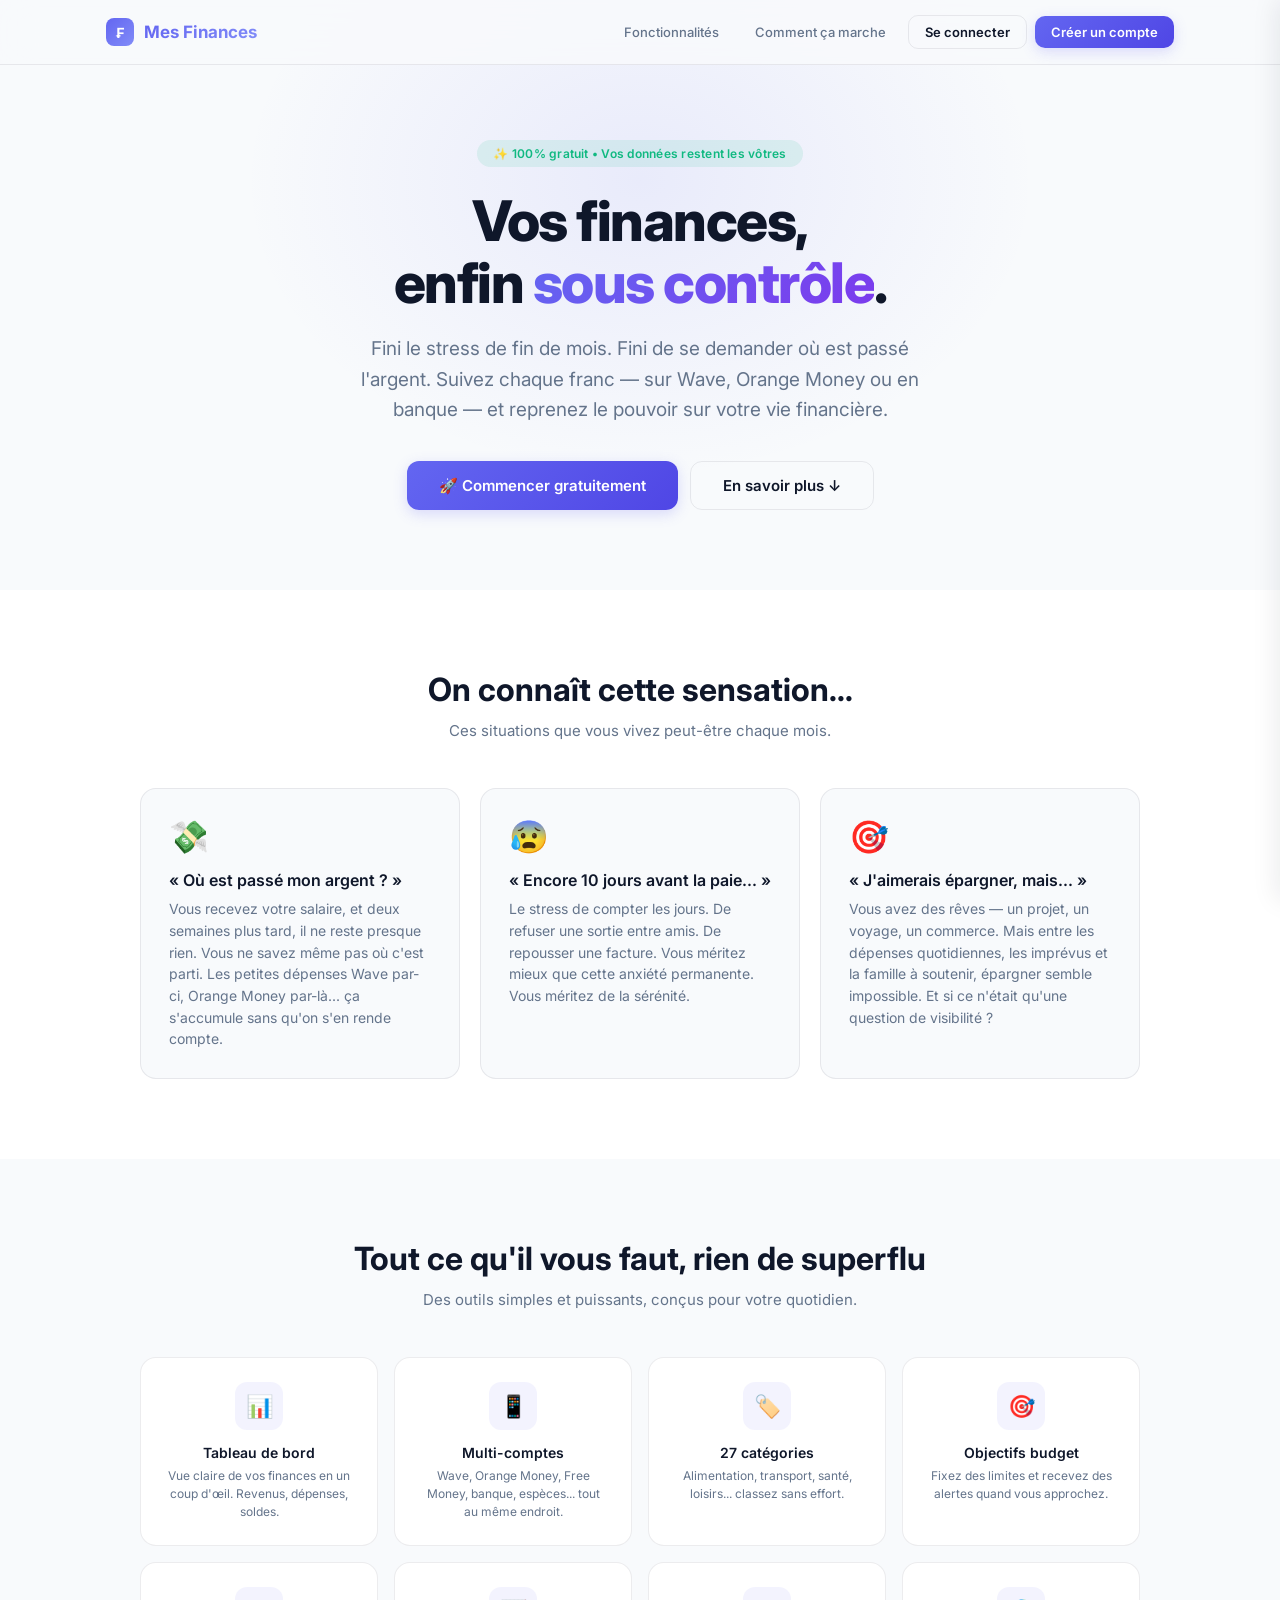
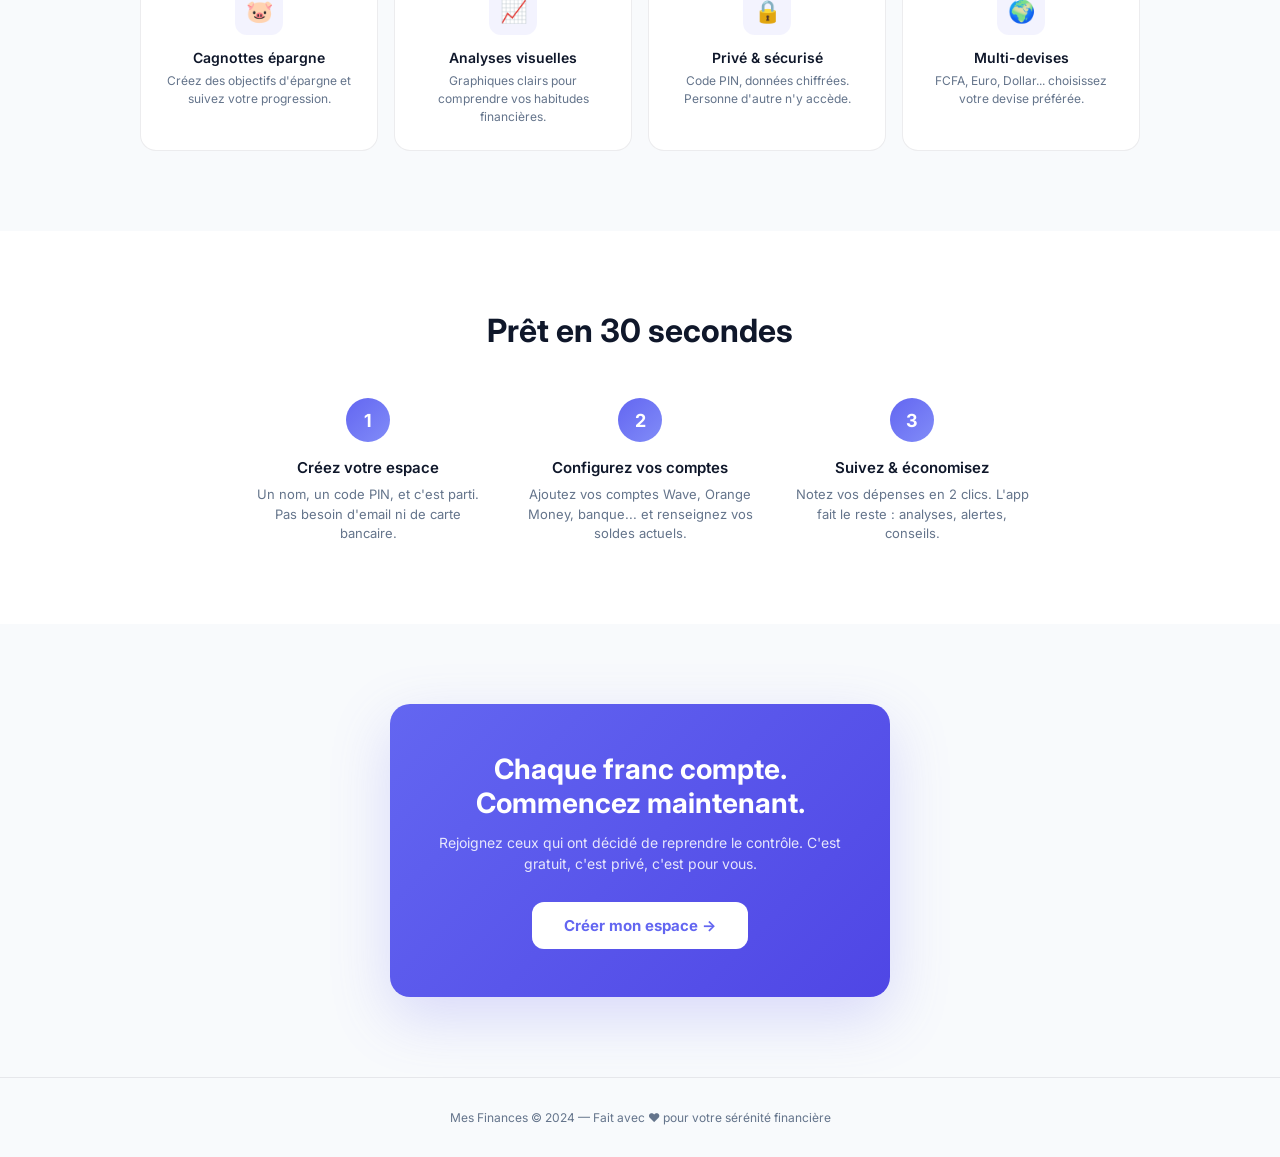
<file: index.html>
<!DOCTYPE html>
<html lang="fr">
<head>
    <meta charset="UTF-8">
    <meta name="viewport" content="width=device-width, initial-scale=1.0, viewport-fit=cover">
    <meta name="description" content="Mes Finances — Reprenez le contrôle de votre argent simplement.">
    <meta name="apple-mobile-web-app-capable" content="yes">
    <meta name="apple-mobile-web-app-status-bar-style" content="black-translucent">
    <meta name="apple-mobile-web-app-title" content="Mes Finances">
    <meta name="theme-color" content="#6366f1">
    <meta name="mobile-web-app-capable" content="yes">
    <link rel="manifest" href="manifest.json">
    <link rel="apple-touch-icon" href="icons/icon-192.svg">
    <title>Mes Finances</title>
    <link href="https://fonts.googleapis.com/css2?family=Inter:wght@300;400;500;600;700;800&display=swap" rel="stylesheet">
    <style>
        *,*::before,*::after{margin:0;padding:0;box-sizing:border-box}
        :root{
            --bg:#f8fafc;--surface:#ffffff;--card:#ffffff;--card-h:#f1f5f9;
            --accent:#6366f1;--accent2:#818cf8;--accent-dim:rgba(99,102,241,.08);--accent-glow:rgba(99,102,241,.22);
            --green:#10b981;--green-dim:rgba(16,185,129,.1);
            --text:#0f172a;--muted:#64748b;--faint:#cbd5e1;
            --border:rgba(15,23,42,.08);--border-h:rgba(99,102,241,.4);
            --shadow-sm:0 1px 3px rgba(15,23,42,.06);
            --shadow-md:0 8px 30px rgba(15,23,42,.08);
            --shadow-lg:0 20px 60px rgba(15,23,42,.12);
            --r:16px;--rs:10px;--ease:cubic-bezier(.4,0,.2,1)
        }
        html{scroll-behavior:smooth;-webkit-tap-highlight-color:transparent;overscroll-behavior:none}
        body{font-family:'Inter',-apple-system,sans-serif;background:var(--bg);color:var(--text);overflow-x:hidden;-webkit-font-smoothing:antialiased}
        input,textarea,select,button{font-family:inherit}
        a{color:var(--accent);text-decoration:none}

        /* ===== LANDING PAGE ===== */
        .landing{min-height:100vh}

        /* Nav */
        .lnav{position:fixed;top:0;left:0;right:0;z-index:100;backdrop-filter:blur(16px);background:rgba(248,250,252,.85);border-bottom:1px solid var(--border);transition:box-shadow .3s}
        .lnav.scrolled{box-shadow:var(--shadow-sm)}
        .lnav-inner{max-width:1100px;margin:0 auto;padding:0 24px;height:64px;display:flex;align-items:center;justify-content:space-between}
        .lnav-logo{display:flex;align-items:center;gap:10px;font-size:17px;font-weight:700;color:var(--text)}
        .lnav-logo span{background:linear-gradient(135deg,var(--accent),var(--accent2));-webkit-background-clip:text;-webkit-text-fill-color:transparent}
        .lnav-dot{width:28px;height:28px;border-radius:8px;background:linear-gradient(135deg,var(--accent),var(--accent2));display:flex;align-items:center;justify-content:center;color:#fff;font-size:14px;font-weight:700}
        .lnav-links{display:flex;align-items:center;gap:8px}
        .lnav-links a{padding:8px 14px;font-size:13px;font-weight:500;color:var(--muted);border-radius:8px;transition:all .2s}
        .lnav-links a:hover{color:var(--text);background:var(--accent-dim)}
        .btn{display:inline-flex;align-items:center;justify-content:center;gap:8px;padding:10px 20px;border-radius:10px;font-size:14px;font-weight:600;cursor:pointer;border:none;transition:all .2s var(--ease);white-space:nowrap}
        .btn-primary{background:linear-gradient(135deg,var(--accent),#4f46e5);color:#fff;box-shadow:0 4px 14px var(--accent-glow)}
        .btn-primary:hover{transform:translateY(-2px);box-shadow:0 6px 20px var(--accent-glow)}
        .btn-ghost{background:transparent;color:var(--text);border:1px solid var(--border)}
        .btn-ghost:hover{border-color:var(--border-h);background:var(--accent-dim)}
        .btn-lg{padding:14px 32px;font-size:15px;border-radius:12px}
        .btn-sm{padding:8px 16px;font-size:13px}

        /* Hero */
        .hero{padding:140px 24px 80px;text-align:center;position:relative;overflow:hidden}
        .hero::before{content:'';position:absolute;top:-120px;left:50%;transform:translateX(-50%);width:800px;height:600px;background:radial-gradient(ellipse,rgba(99,102,241,.1) 0%,transparent 70%);pointer-events:none}
        .hero-inner{max-width:720px;margin:0 auto;position:relative}
        .hero-badge{display:inline-flex;align-items:center;gap:8px;padding:6px 16px;background:var(--green-dim);color:var(--green);border-radius:50px;font-size:12px;font-weight:600;margin-bottom:24px;letter-spacing:.02em}
        .hero h1{font-size:clamp(32px,6vw,56px);font-weight:800;line-height:1.1;letter-spacing:-1.5px;margin-bottom:20px;color:var(--text)}
        .hero h1 em{font-style:normal;background:linear-gradient(135deg,var(--accent),#7c3aed);-webkit-background-clip:text;-webkit-text-fill-color:transparent}
        .hero p{font-size:clamp(16px,2.2vw,19px);line-height:1.6;color:var(--muted);max-width:560px;margin:0 auto 36px}
        .hero-ctas{display:flex;gap:12px;justify-content:center;flex-wrap:wrap}

        /* Pain points */
        .pain{padding:80px 24px;background:var(--surface)}
        .pain-inner{max-width:1000px;margin:0 auto}
        .pain-head{text-align:center;margin-bottom:48px}
        .pain-head h2{font-size:clamp(22px,3.5vw,32px);font-weight:700;margin-bottom:12px}
        .pain-head p{color:var(--muted);font-size:15px}
        .pain-grid{display:grid;grid-template-columns:repeat(auto-fit,minmax(280px,1fr));gap:20px}
        .pain-card{padding:28px;border-radius:var(--r);border:1px solid var(--border);background:var(--bg);transition:all .25s var(--ease)}
        .pain-card:hover{border-color:var(--border-h);transform:translateY(-3px);box-shadow:var(--shadow-md)}
        .pain-icon{font-size:32px;margin-bottom:14px}
        .pain-card h3{font-size:16px;font-weight:600;margin-bottom:8px}
        .pain-card p{font-size:14px;color:var(--muted);line-height:1.55}

        /* Features */
        .features{padding:80px 24px}
        .features-inner{max-width:1000px;margin:0 auto}
        .features-head{text-align:center;margin-bottom:48px}
        .features-head h2{font-size:clamp(22px,3.5vw,32px);font-weight:700;margin-bottom:12px}
        .features-head p{color:var(--muted);font-size:15px}
        .features-grid{display:grid;grid-template-columns:repeat(auto-fit,minmax(200px,1fr));gap:16px}
        .feat{padding:24px;border-radius:var(--r);background:var(--surface);border:1px solid var(--border);text-align:center;transition:all .25s var(--ease)}
        .feat:hover{border-color:var(--border-h);box-shadow:var(--shadow-sm)}
        .feat-icon{width:48px;height:48px;border-radius:12px;background:var(--accent-dim);display:flex;align-items:center;justify-content:center;font-size:22px;margin:0 auto 14px}
        .feat h3{font-size:14px;font-weight:600;margin-bottom:6px}
        .feat p{font-size:12px;color:var(--muted);line-height:1.5}

        /* Steps */
        .steps{padding:80px 24px;background:var(--surface)}
        .steps-inner{max-width:800px;margin:0 auto;text-align:center}
        .steps-inner h2{font-size:clamp(22px,3.5vw,32px);font-weight:700;margin-bottom:48px}
        .steps-list{display:flex;gap:32px;justify-content:center;flex-wrap:wrap}
        .step-item{flex:1;min-width:200px;max-width:240px;text-align:center}
        .step-num{width:44px;height:44px;border-radius:50%;background:linear-gradient(135deg,var(--accent),var(--accent2));color:#fff;font-weight:700;font-size:18px;display:flex;align-items:center;justify-content:center;margin:0 auto 16px}
        .step-item h3{font-size:15px;font-weight:600;margin-bottom:8px}
        .step-item p{font-size:13px;color:var(--muted);line-height:1.5}

        /* Final CTA */
        .final-cta{padding:80px 24px;text-align:center}
        .final-cta-inner{max-width:500px;margin:0 auto;padding:48px 32px;border-radius:20px;background:linear-gradient(135deg,var(--accent),#4f46e5);color:#fff;box-shadow:0 20px 60px var(--accent-glow)}
        .final-cta-inner h2{font-size:clamp(20px,3vw,28px);font-weight:700;margin-bottom:12px}
        .final-cta-inner p{font-size:14px;opacity:.85;margin-bottom:28px;line-height:1.5}
        .final-cta-inner .btn{background:#fff;color:var(--accent);font-weight:700}
        .final-cta-inner .btn:hover{transform:translateY(-2px);box-shadow:0 8px 24px rgba(0,0,0,.15)}

        /* Footer */
        .lfooter{padding:32px 24px;text-align:center;color:var(--muted);font-size:12px;border-top:1px solid var(--border)}

        /* ===== AUTH MODALS ===== */
        .modal-mask{position:fixed;inset:0;z-index:500;background:rgba(15,23,42,.4);backdrop-filter:blur(6px);display:flex;align-items:center;justify-content:center;padding:24px;opacity:0;pointer-events:none;transition:opacity .3s var(--ease)}
        .modal-mask.on{opacity:1;pointer-events:all}
        .modal-box{width:100%;max-width:420px;background:var(--surface);border-radius:20px;padding:36px;box-shadow:var(--shadow-lg);transform:scale(.95);transition:transform .3s var(--ease)}
        .modal-mask.on .modal-box{transform:scale(1)}
        .modal-close{position:absolute;top:16px;right:16px;width:32px;height:32px;border-radius:50%;border:1px solid var(--border);background:var(--surface);color:var(--muted);cursor:pointer;display:flex;align-items:center;justify-content:center;font-size:16px;transition:all .2s}
        .modal-close:hover{background:var(--card-h);color:var(--text)}
        .modal-box{position:relative}
        .modal-head{text-align:center;margin-bottom:28px}
        .modal-head h2{font-size:22px;font-weight:700;margin-bottom:6px}
        .modal-head p{font-size:13px;color:var(--muted)}
        .form-group{margin-bottom:16px}
        .form-group label{display:block;font-size:12px;font-weight:600;color:var(--muted);margin-bottom:6px;text-transform:uppercase;letter-spacing:.05em}
        .form-input{width:100%;padding:12px 14px;border-radius:10px;border:1.5px solid var(--border);background:var(--bg);color:var(--text);font-size:14px;outline:none;transition:border-color .2s,box-shadow .2s}
        .form-input:focus{border-color:var(--accent);box-shadow:0 0 0 3px var(--accent-dim)}
        .form-input::placeholder{color:var(--faint)}
        .form-btn{width:100%;padding:13px;border-radius:10px;border:none;background:linear-gradient(135deg,var(--accent),#4f46e5);color:#fff;font-size:14px;font-weight:600;cursor:pointer;box-shadow:0 4px 14px var(--accent-glow);transition:all .2s;margin-top:8px}
        .form-btn:hover{opacity:.92;transform:translateY(-1px)}
        .form-btn:disabled{opacity:.5;cursor:not-allowed;transform:none}
        .form-footer{text-align:center;margin-top:20px;font-size:13px;color:var(--muted)}
        .form-footer a{font-weight:600}
        .form-error{color:#ef4444;font-size:12px;margin-top:6px;display:none}
        .form-error.on{display:block}

        /* ===== ONBOARDING ===== */
        .onboarding{position:fixed;inset:0;z-index:600;background:var(--bg);display:flex;align-items:center;justify-content:center;padding:24px;opacity:0;pointer-events:none;transition:opacity .4s var(--ease)}
        .onboarding.on{opacity:1;pointer-events:all}
        .ob-card{width:100%;max-width:480px;background:var(--surface);border-radius:20px;box-shadow:var(--shadow-lg);overflow:hidden}
        .ob-header{padding:28px 32px 20px;text-align:center;border-bottom:1px solid var(--border)}
        .ob-header h2{font-size:20px;font-weight:700;margin-bottom:4px}
        .ob-header p{font-size:13px;color:var(--muted)}
        .ob-steps{display:flex;gap:6px;justify-content:center;margin-top:16px}
        .ob-step-dot{width:32px;height:4px;border-radius:3px;background:var(--faint);transition:background .3s}
        .ob-step-dot.active{background:var(--accent)}
        .ob-step-dot.done{background:var(--green)}
        .ob-body{padding:28px 32px}
        .ob-step{display:none}
        .ob-step.active{display:block}

        /* Photo upload */
        .photo-upload{display:flex;flex-direction:column;align-items:center;gap:12px;margin-bottom:20px}
        .photo-preview{width:80px;height:80px;border-radius:50%;background:var(--accent-dim);border:2px dashed var(--faint);display:flex;align-items:center;justify-content:center;overflow:hidden;cursor:pointer;transition:border-color .2s}
        .photo-preview:hover{border-color:var(--accent)}
        .photo-preview img{width:100%;height:100%;object-fit:cover}
        .photo-preview .placeholder{font-size:28px;color:var(--faint)}
        .photo-label{font-size:12px;color:var(--accent);font-weight:500;cursor:pointer}

        /* Currency select */
        .currency-options{display:grid;gap:8px}
        .currency-opt{display:flex;align-items:center;gap:12px;padding:14px 16px;border-radius:12px;border:1.5px solid var(--border);cursor:pointer;transition:all .2s;background:var(--bg)}
        .currency-opt:hover{border-color:var(--border-h)}
        .currency-opt.selected{border-color:var(--accent);background:var(--accent-dim)}
        .currency-opt input{display:none}
        .currency-flag{font-size:22px}
        .currency-info{flex:1}
        .currency-info strong{display:block;font-size:14px}
        .currency-info span{font-size:12px;color:var(--muted)}
        .currency-check{width:20px;height:20px;border-radius:50%;border:2px solid var(--faint);display:flex;align-items:center;justify-content:center;transition:all .2s;font-size:11px;color:transparent}
        .currency-opt.selected .currency-check{border-color:var(--accent);background:var(--accent);color:#fff}

        /* Accounts init */
        .account-row{display:flex;align-items:center;gap:12px;padding:12px 0;border-bottom:1px solid var(--border)}
        .account-row:last-child{border:none}
        .account-icon{font-size:20px;width:36px;text-align:center}
        .account-name{flex:1;font-size:14px;font-weight:500}
        .account-bal{width:120px}
        .account-bal input{width:100%;padding:8px 10px;border-radius:8px;border:1.5px solid var(--border);background:var(--bg);text-align:right;font-size:13px;font-weight:600;outline:none;transition:border-color .2s}
        .account-bal input:focus{border-color:var(--accent)}
        .account-bal input::placeholder{color:var(--faint);font-weight:400}

        /* PIN input */
        .pin-wrap{display:flex;flex-direction:column;align-items:center;gap:20px}
        .pin-dots{display:flex;gap:12px}
        .pin-d{width:14px;height:14px;border-radius:50%;border:2px solid var(--faint);transition:all .2s}
        .pin-d.on{background:var(--accent);border-color:var(--accent);box-shadow:0 0 10px var(--accent-glow)}
        .pin-grid{display:grid;grid-template-columns:repeat(3,64px);gap:10px}
        .pin-k{height:58px;border-radius:12px;border:1px solid var(--border);background:var(--surface);color:var(--text);font-size:20px;font-weight:500;cursor:pointer;display:flex;align-items:center;justify-content:center;transition:all .15s;-webkit-tap-highlight-color:transparent}
        .pin-k:hover{background:var(--card-h);border-color:var(--border-h)}
        .pin-k:active{transform:scale(.93)}
        .pin-k.empty{background:transparent;border:none;pointer-events:none}
        .pin-k.del{font-size:14px;color:var(--muted)}
        .pin-hint{font-size:12px;color:var(--muted);text-align:center}

        .ob-footer{padding:0 32px 28px;display:flex;gap:12px}
        .ob-footer .btn{flex:1}
        .ob-footer .btn-back{background:var(--bg);color:var(--muted);border:1px solid var(--border)}

        /* ===== DASHBOARD ===== */
        .dashboard{position:fixed;inset:0;display:flex;flex-direction:column;opacity:0;pointer-events:none;transition:opacity .5s var(--ease)}
        .dashboard.on{opacity:1;pointer-events:all}
        .dash-hdr{display:flex;align-items:center;justify-content:space-between;padding:16px 28px;border-bottom:1px solid var(--border);background:var(--surface);flex-shrink:0}
        .dash-logo{display:flex;align-items:center;gap:10px;font-size:15px;font-weight:700}
        .dash-logo .lnav-dot{width:24px;height:24px;font-size:12px;border-radius:6px}
        .dash-user{display:flex;align-items:center;gap:12px}
        .dash-avatar{width:32px;height:32px;border-radius:50%;background:var(--accent-dim);overflow:hidden;display:flex;align-items:center;justify-content:center;font-size:14px;color:var(--accent);font-weight:600}
        .dash-avatar img{width:100%;height:100%;object-fit:cover}
        .dash-acts{display:flex;gap:8px}
        .ibtn{width:34px;height:34px;border-radius:50%;border:1px solid var(--border);background:var(--surface);color:var(--muted);cursor:pointer;display:flex;align-items:center;justify-content:center;box-shadow:var(--shadow-sm);transition:all .18s}
        .ibtn:hover{border-color:var(--border-h);color:var(--accent)}
        .dash-main{flex:1;overflow-y:auto;padding:32px 28px;background:var(--bg)}
        .dash-greet{margin-bottom:28px}
        .dash-greet h1{font-size:22px;font-weight:600;margin-bottom:4px}
        .dash-greet p{font-size:13px;color:var(--muted)}
        .dash-grid{display:grid;grid-template-columns:repeat(auto-fill,minmax(160px,1fr));gap:16px}
        .app-card{aspect-ratio:1;border-radius:var(--r);border:1px solid var(--border);background:var(--card);display:flex;flex-direction:column;align-items:center;justify-content:center;gap:12px;cursor:pointer;position:relative;overflow:hidden;box-shadow:var(--shadow-sm);transition:all .25s var(--ease);-webkit-tap-highlight-color:transparent}
        .app-card::after{content:'';position:absolute;inset:0;background:radial-gradient(circle at 50% 0%,var(--accent-dim) 0%,transparent 70%);opacity:0;transition:opacity .25s}
        .app-card:hover{border-color:var(--border-h);transform:translateY(-3px);box-shadow:var(--shadow-md)}
        .app-card:hover::after{opacity:1}
        .app-card-icon{width:48px;height:48px;border-radius:12px;display:flex;align-items:center;justify-content:center;position:relative;z-index:1;font-size:24px}
        .app-card-name{font-size:13px;font-weight:600;position:relative;z-index:1}
        .app-card-desc{font-size:11px;color:var(--muted);position:relative;z-index:1}

        /* App overlay */
        #ov{position:fixed;inset:0;background:var(--bg);z-index:500;display:flex;flex-direction:column;opacity:0;pointer-events:none;transition:opacity .3s var(--ease)}
        #ov.on{opacity:1;pointer-events:all}
        .ovh{display:flex;align-items:center;justify-content:space-between;padding:10px 20px;border-bottom:1px solid var(--border);background:var(--surface);flex-shrink:0}
        .ovt{display:flex;align-items:center;gap:10px;font-size:14px;font-weight:500}
        .ovcl{width:32px;height:32px;border-radius:50%;border:1px solid var(--border);background:var(--surface);color:var(--muted);cursor:pointer;display:flex;align-items:center;justify-content:center;font-size:14px;transition:all .18s}
        .ovcl:hover{background:var(--card-h);color:var(--text)}
        #fr{flex:1;border:none;background:var(--bg);width:100%}

        /* Settings panel */
        #sbd{position:fixed;inset:0;background:rgba(15,23,42,.3);backdrop-filter:blur(3px);z-index:599;opacity:0;pointer-events:none;transition:opacity .3s}
        #sbd.on{opacity:1;pointer-events:all}
        #sp{position:fixed;top:0;right:0;bottom:0;width:340px;background:var(--surface);border-left:1px solid var(--border);box-shadow:-4px 0 24px rgba(15,23,42,.08);z-index:600;padding:28px 26px;transform:translateX(100%);transition:transform .32s var(--ease);overflow-y:auto}
        #sp.on{transform:translateX(0)}
        .shd{display:flex;justify-content:space-between;align-items:center;margin-bottom:30px}
        .shd span{font-size:15px;font-weight:600}
        .sg{margin-bottom:22px}
        .sl{font-size:11px;text-transform:uppercase;letter-spacing:.1em;color:var(--muted);margin-bottom:10px;font-weight:500}
        .si2{width:100%;padding:10px 13px;border-radius:var(--rs);border:1px solid var(--border);background:var(--bg);color:var(--text);font-size:13.5px;outline:none;margin-bottom:8px;transition:border-color .2s}
        .si2:focus{border-color:var(--accent)}
        .sb{width:100%;padding:11px;border-radius:var(--rs);border:none;background:var(--accent);color:#fff;font-size:13.5px;font-weight:500;cursor:pointer;box-shadow:0 2px 8px var(--accent-glow);transition:opacity .2s}
        .sb:hover{opacity:.92}
        .ssep{border:none;border-top:1px solid var(--border);margin:20px 0}
        .sb.dng{background:transparent;border:1px solid var(--border);color:var(--muted);box-shadow:none}
        .sb.dng:hover{border-color:#ef4444;color:#ef4444;background:rgba(239,68,68,.06)}

        /* Toast */
        .toast{position:fixed;bottom:28px;left:50%;transform:translateX(-50%) translateY(16px);background:var(--text);color:#fff;border-radius:50px;padding:11px 22px;font-size:13px;font-weight:500;z-index:9999;opacity:0;transition:opacity .28s,transform .28s var(--ease);pointer-events:none;white-space:nowrap}
        .toast.on{opacity:1;transform:translateX(-50%) translateY(0)}

        /* Reveal animation */
        .reveal{opacity:0;transform:translateY(24px);transition:opacity .6s var(--ease),transform .6s var(--ease)}
        .reveal.visible{opacity:1;transform:translateY(0)}

        /* ===== RESPONSIVE ===== */
        @media(max-width:768px){
            .lnav-inner{padding:0 16px;height:56px}
            .lnav-links .hide-mobile{display:none}
            .hero{padding:110px 20px 60px}
            .hero h1{letter-spacing:-1px}
            .pain,.features,.steps,.final-cta{padding:56px 20px}
            .steps-list{gap:24px}
            .step-item{min-width:100%;max-width:100%}
            .features-grid{grid-template-columns:repeat(2,1fr);gap:12px}
            .modal-box{padding:28px 24px}
            .ob-body,.ob-footer{padding-left:24px;padding-right:24px}
            .ob-header{padding:24px 24px 16px}
            .dash-hdr{padding:14px 18px}
            .dash-main{padding:22px 18px}
            #sp{width:100%}
            .dash-grid{grid-template-columns:repeat(auto-fill,minmax(130px,1fr));gap:12px}
            .ovh{padding:8px 14px}
            .ovt span{font-size:12px}
            .pin-grid{grid-template-columns:repeat(3,58px);gap:8px}
            .pin-k{height:52px;font-size:18px}
        }
        @media(max-width:400px){
            .features-grid{grid-template-columns:1fr}
            .hero-ctas{flex-direction:column;align-items:center}
            .hero-ctas .btn{width:100%;max-width:280px}
            .pin-grid{grid-template-columns:repeat(3,52px);gap:7px}
            .pin-k{height:48px;font-size:17px}
            .account-bal{width:100px}
        }
        /* Safe areas */
        .lnav-inner{padding-left:max(16px,env(safe-area-inset-left));padding-right:max(16px,env(safe-area-inset-right))}
        .dash-main{padding-bottom:max(32px,env(safe-area-inset-bottom))}
    </style>
</head>
<body>

<!-- ===== LANDING PAGE ===== -->
<div id="landing" class="landing">
    <nav class="lnav" id="lnav">
        <div class="lnav-inner">
            <div class="lnav-logo">
                <div class="lnav-dot">₣</div>
                <span>Mes Finances</span>
            </div>
            <div class="lnav-links">
                <a href="#features-section" class="hide-mobile">Fonctionnalités</a>
                <a href="#steps-section" class="hide-mobile">Comment ça marche</a>
                <button class="btn btn-ghost btn-sm" onclick="showModal('login')">Se connecter</button>
                <button class="btn btn-primary btn-sm" onclick="showModal('signup')">Créer un compte</button>
            </div>
        </div>
    </nav>

    <section class="hero">
        <div class="hero-inner">
            <div class="hero-badge">✨ 100% gratuit • Vos données restent les vôtres</div>
            <h1>Vos finances,<br>enfin <em>sous contrôle</em>.</h1>
            <p>Fini le stress de fin de mois. Fini de se demander où est passé l'argent. Suivez chaque franc — sur Wave, Orange Money ou en banque — et reprenez le pouvoir sur votre vie financière.</p>
            <div class="hero-ctas">
                <button class="btn btn-primary btn-lg" onclick="showModal('signup')">🚀 Commencer gratuitement</button>
                <a href="#pain-section" class="btn btn-ghost btn-lg">En savoir plus ↓</a>
            </div>
        </div>
    </section>

    <section class="pain" id="pain-section">
        <div class="pain-inner">
            <div class="pain-head reveal">
                <h2>On connaît cette sensation...</h2>
                <p>Ces situations que vous vivez peut-être chaque mois.</p>
            </div>
            <div class="pain-grid">
                <div class="pain-card reveal">
                    <div class="pain-icon">💸</div>
                    <h3>« Où est passé mon argent ? »</h3>
                    <p>Vous recevez votre salaire, et deux semaines plus tard, il ne reste presque rien. Vous ne savez même pas où c'est parti. Les petites dépenses Wave par-ci, Orange Money par-là... ça s'accumule sans qu'on s'en rende compte.</p>
                </div>
                <div class="pain-card reveal">
                    <div class="pain-icon">😰</div>
                    <h3>« Encore 10 jours avant la paie... »</h3>
                    <p>Le stress de compter les jours. De refuser une sortie entre amis. De repousser une facture. Vous méritez mieux que cette anxiété permanente. Vous méritez de la sérénité.</p>
                </div>
                <div class="pain-card reveal">
                    <div class="pain-icon">🎯</div>
                    <h3>« J'aimerais épargner, mais... »</h3>
                    <p>Vous avez des rêves — un projet, un voyage, un commerce. Mais entre les dépenses quotidiennes, les imprévus et la famille à soutenir, épargner semble impossible. Et si ce n'était qu'une question de visibilité ?</p>
                </div>
            </div>
        </div>
    </section>

    <section class="features" id="features-section">
        <div class="features-inner">
            <div class="features-head reveal">
                <h2>Tout ce qu'il vous faut, rien de superflu</h2>
                <p>Des outils simples et puissants, conçus pour votre quotidien.</p>
            </div>
            <div class="features-grid">
                <div class="feat reveal"><div class="feat-icon">📊</div><h3>Tableau de bord</h3><p>Vue claire de vos finances en un coup d'œil. Revenus, dépenses, soldes.</p></div>
                <div class="feat reveal"><div class="feat-icon">📱</div><h3>Multi-comptes</h3><p>Wave, Orange Money, Free Money, banque, espèces... tout au même endroit.</p></div>
                <div class="feat reveal"><div class="feat-icon">🏷️</div><h3>27 catégories</h3><p>Alimentation, transport, santé, loisirs... classez sans effort.</p></div>
                <div class="feat reveal"><div class="feat-icon">🎯</div><h3>Objectifs budget</h3><p>Fixez des limites et recevez des alertes quand vous approchez.</p></div>
                <div class="feat reveal"><div class="feat-icon">🐷</div><h3>Cagnottes épargne</h3><p>Créez des objectifs d'épargne et suivez votre progression.</p></div>
                <div class="feat reveal"><div class="feat-icon">📈</div><h3>Analyses visuelles</h3><p>Graphiques clairs pour comprendre vos habitudes financières.</p></div>
                <div class="feat reveal"><div class="feat-icon">🔒</div><h3>Privé & sécurisé</h3><p>Code PIN, données chiffrées. Personne d'autre n'y accède.</p></div>
                <div class="feat reveal"><div class="feat-icon">🌍</div><h3>Multi-devises</h3><p>FCFA, Euro, Dollar... choisissez votre devise préférée.</p></div>
            </div>
        </div>
    </section>

    <section class="steps" id="steps-section">
        <div class="steps-inner">
            <h2 class="reveal">Prêt en 30 secondes</h2>
            <div class="steps-list">
                <div class="step-item reveal"><div class="step-num">1</div><h3>Créez votre espace</h3><p>Un nom, un code PIN, et c'est parti. Pas besoin d'email ni de carte bancaire.</p></div>
                <div class="step-item reveal"><div class="step-num">2</div><h3>Configurez vos comptes</h3><p>Ajoutez vos comptes Wave, Orange Money, banque... et renseignez vos soldes actuels.</p></div>
                <div class="step-item reveal"><div class="step-num">3</div><h3>Suivez & économisez</h3><p>Notez vos dépenses en 2 clics. L'app fait le reste : analyses, alertes, conseils.</p></div>
            </div>
        </div>
    </section>

    <section class="final-cta">
        <div class="final-cta-inner reveal">
            <h2>Chaque franc compte.<br>Commencez maintenant.</h2>
            <p>Rejoignez ceux qui ont décidé de reprendre le contrôle. C'est gratuit, c'est privé, c'est pour vous.</p>
            <button class="btn btn-lg" onclick="showModal('signup')">Créer mon espace →</button>
        </div>
    </section>

    <footer class="lfooter">
        <p>Mes Finances © 2024 — Fait avec ❤️ pour votre sérénité financière</p>
    </footer>
</div>

<!-- ===== LOGIN MODAL ===== -->
<div class="modal-mask" id="modal-login">
    <div class="modal-box">
        <button class="modal-close" onclick="hideModals()">✕</button>
        <div class="modal-head">
            <h2>Bon retour ! 👋</h2>
            <p>Connectez-vous à votre espace.</p>
        </div>
        <form id="form-login" onsubmit="return handleLogin(event)">
            <div class="form-group">
                <label>Adresse email</label>
                <input class="form-input" type="email" id="login-email" placeholder="votre@email.com" required>
            </div>
            <div class="form-group">
                <label>Mot de passe</label>
                <input class="form-input" type="password" id="login-pass" placeholder="••••••••" required minlength="6">
            </div>
            <div class="form-error" id="login-error"></div>
            <button class="form-btn" type="submit">Se connecter</button>
        </form>
        <div class="form-footer">
            Pas encore de compte ? <a href="#" onclick="switchModal('signup');return false">Créer un compte</a>
        </div>
    </div>
</div>

<!-- ===== SIGNUP MODAL ===== -->
<div class="modal-mask" id="modal-signup">
    <div class="modal-box">
        <button class="modal-close" onclick="hideModals()">✕</button>
        <div class="modal-head">
            <h2>Créer votre espace ✨</h2>
            <p>30 secondes pour reprendre le contrôle.</p>
        </div>
        <form id="form-signup" onsubmit="return handleSignup(event)">
            <div class="form-group">
                <label>Votre prénom</label>
                <input class="form-input" type="text" id="signup-name" placeholder="Ex: Mamadou, Sarah, Alex..." required>
            </div>
            <div class="form-group">
                <label>Adresse email</label>
                <input class="form-input" type="email" id="signup-email" placeholder="votre@email.com" required>
            </div>
            <div class="form-group">
                <label>Mot de passe</label>
                <input class="form-input" type="password" id="signup-pass" placeholder="6 caractères minimum" required minlength="6">
            </div>
            <div class="form-group">
                <label>Confirmer le mot de passe</label>
                <input class="form-input" type="password" id="signup-pass2" placeholder="Confirmez votre mot de passe" required minlength="6">
            </div>
            <div class="form-error" id="signup-error"></div>
            <button class="form-btn" type="submit">Créer mon compte</button>
        </form>
        <div class="form-footer">
            Déjà un compte ? <a href="#" onclick="switchModal('login');return false">Se connecter</a>
        </div>
    </div>
</div>

<!-- ===== ONBOARDING WIZARD ===== -->
<div class="onboarding" id="onboarding">
    <div class="ob-card">
        <div class="ob-header">
            <h2>Configurez votre espace 🎉</h2>
            <p>Personnalisez tout à votre image.</p>
            <div class="ob-steps" id="ob-dots"></div>
        </div>

        <!-- Step 1: Profil -->
        <div class="ob-body">
            <div class="ob-step active" id="ob-s1">
                <div class="photo-upload">
                    <div class="photo-preview" id="photo-prev" onclick="document.getElementById('photo-input').click()">
                        <span class="placeholder">📷</span>
                    </div>
                    <label class="photo-label" for="photo-input">Choisir une photo de profil</label>
                    <input type="file" id="photo-input" accept="image/*" style="display:none" onchange="previewPhoto(this)">
                </div>
                <div class="form-group">
                    <label>Votre nom ou surnom</label>
                    <input class="form-input" type="text" id="ob-name" placeholder="Ex: Mamadou, Sarah, Alex...">
                </div>
            </div>

            <!-- Step 2: Devise -->
            <div class="ob-step" id="ob-s2">
                <div class="form-group">
                    <label style="margin-bottom:12px">Devise par défaut</label>
                    <div class="currency-options" id="currency-list"></div>
                </div>
            </div>

            <!-- Step 3: Comptes -->
            <div class="ob-step" id="ob-s3">
                <div class="form-group">
                    <label style="margin-bottom:12px">Soldes actuels de vos comptes</label>
                    <p style="font-size:12px;color:var(--muted);margin-bottom:16px">Entrez le montant disponible sur chaque compte. Laissez vide si vous ne l'utilisez pas.</p>
                    <div id="accounts-list"></div>
                </div>
            </div>

            <!-- Step 4: PIN -->
            <div class="ob-step" id="ob-s4">
                <div class="pin-wrap">
                    <p style="font-size:14px;font-weight:500;margin-bottom:4px">Code PIN d'accès</p>
                    <p class="pin-hint">Choisissez un code de 4 à 6 chiffres pour protéger votre espace</p>
                    <div class="pin-dots" id="ob-pin-dots"></div>
                    <div class="pin-grid" id="ob-pin-grid"></div>
                </div>
            </div>
        </div>

        <div class="ob-footer" id="ob-footer">
            <button class="btn btn-back" id="ob-back" onclick="obPrev()" style="display:none">← Retour</button>
            <button class="btn btn-primary" id="ob-next" onclick="obNext()">Continuer →</button>
        </div>
    </div>
</div>

<!-- ===== DASHBOARD ===== -->
<div class="dashboard" id="dashboard">
    <header class="dash-hdr">
        <div class="dash-logo">
            <div class="lnav-dot">₣</div>
            <span>Mes Finances</span>
        </div>
        <div class="dash-user">
            <div class="dash-avatar" id="dash-avatar"><span id="dash-initial">M</span></div>
            <div class="dash-acts">
                <button class="ibtn" id="bset" title="Paramètres">
                    <svg width="15" height="15" viewBox="0 0 24 24" fill="none" stroke="currentColor" stroke-width="2"><circle cx="12" cy="12" r="3"/><path d="M12 1v2M12 21v2M4.22 4.22l1.42 1.42M18.36 18.36l1.42 1.42M1 12h2M21 12h2M4.22 19.78l1.42-1.42M18.36 5.64l1.42-1.42"/></svg>
                </button>
            </div>
        </div>
    </header>
    <main class="dash-main">
        <div class="dash-greet">
            <h1 id="dash-greet-text">Bonjour</h1>
            <p id="dash-greet-sub"></p>
        </div>
        <div class="dash-grid" id="dash-grid">
            <div class="app-card" id="card-budget">
                <div class="app-card-icon" style="color:#0f67d1;background:rgba(15,103,209,.08)">💰</div>
                <div class="app-card-name">Mes Finances</div>
                <div class="app-card-desc">Budget & Dépenses</div>
            </div>
        </div>
    </main>
</div>

<!-- ===== APP OVERLAY ===== -->
<div id="ov">
    <div class="ovh">
        <div class="ovt">
            <span>💰</span>
            <span>Mes Finances · Budget & Dépenses</span>
        </div>
        <div style="display:flex;gap:8px">
            <a href="apps/budget/index.html" target="_blank" class="ovcl" title="Ouvrir dans un nouvel onglet" style="text-decoration:none">↗</a>
            <button class="ovcl" id="bcl" title="Fermer">✕</button>
        </div>
    </div>
    <iframe id="fr" src="" allow="fullscreen"></iframe>
</div>

<!-- ===== SETTINGS PANEL ===== -->
<div id="sbd"></div>
<div id="sp">
    <div class="shd"><span>Paramètres</span>
        <button class="ibtn" id="bsc">
            <svg width="13" height="13" viewBox="0 0 24 24" fill="none" stroke="currentColor" stroke-width="2.5"><path d="M18 6L6 18M6 6l12 12"/></svg>
        </button>
    </div>
    <div class="sg">
        <div class="sl">Nom affiché</div>
        <input id="sn" class="si2" type="text" placeholder="Mon espace...">
        <button class="sb" id="bsn">Enregistrer le nom</button>
    </div>
    <hr class="ssep">
    <div class="sg">
        <div class="sl">Changer le PIN</div>
        <input id="pc" class="si2" type="password" placeholder="Code actuel" maxlength="8">
        <input id="pn" class="si2" type="password" placeholder="Nouveau code (4-6 chiffres)" maxlength="8">
        <input id="pf" class="si2" type="password" placeholder="Confirmer" maxlength="8">
        <button class="sb" id="bsp">Mettre à jour le PIN</button>
    </div>
    <hr class="ssep">
    <button class="sb dng" id="bdelall" style="margin-bottom:10px;border-color:rgba(239,68,68,.3);color:#ef4444">Effacer toutes les données</button>
    <button class="sb dng" id="blk">Se déconnecter</button>
</div>

<div class="toast" id="toast"></div>

<script>
'use strict';

/* ===== STATE ===== */
const DB_USERS = 'mf_users';
const DB_ACTIVE = 'mf_active_user';
let users = JSON.parse(localStorage.getItem(DB_USERS) || '[]');
let activeUser = null;
let obStep = 0;
let obPin = '';
let obPhoto = '';

const CURRENCIES = [
    { code: 'FCFA', flag: '🇸🇳', name: 'Franc CFA', sub: 'XOF / XAF' },
    { code: '€',    flag: '🇪🇺', name: 'Euro', sub: 'EUR' },
    { code: '$',    flag: '🇺🇸', name: 'Dollar US', sub: 'USD' },
    { code: '£',    flag: '🇬🇧', name: 'Livre Sterling', sub: 'GBP' },
    { code: 'CHF',  flag: '🇨🇭', name: 'Franc Suisse', sub: 'CHF' },
    { code: 'CAD',  flag: '🇨🇦', name: 'Dollar Canadien', sub: 'CAD' }
];

const ACCOUNTS = [
    { id: 'cash',   icon: '💵', name: 'Espèces (Cash)' },
    { id: 'wave',   icon: '🌊', name: 'Wave' },
    { id: 'om',     icon: '🟠', name: 'Orange Money' },
    { id: 'bank',   icon: '🏦', name: 'Compte bancaire' },
    { id: 'free',   icon: '📱', name: 'Free Money' },
    { id: 'moov',   icon: '📲', name: 'Moov Money' }
];

const GREETINGS = [
    "Prêt pour une nouvelle session productive ?",
    "Chaque petit pas mène à de grands accomplissements.",
    "Votre espace de travail est prêt.",
    "L'efficacité commence par de bons outils.",
    "Bienvenue dans votre centre de contrôle.",
    "Prenez le contrôle de vos finances aujourd'hui."
];

const q = id => document.getElementById(id);

/* ===== LANDING SCROLL ===== */
const observer = new IntersectionObserver((entries) => {
    entries.forEach(e => { if (e.isIntersecting) e.target.classList.add('visible'); });
}, { threshold: 0.15 });
document.querySelectorAll('.reveal').forEach(el => observer.observe(el));

window.addEventListener('scroll', () => {
    q('lnav').classList.toggle('scrolled', window.scrollY > 20);
});

/* ===== AUTH MODALS ===== */
function showModal(type) {
    hideModals();
    q('modal-' + type).classList.add('on');
}
function hideModals() {
    document.querySelectorAll('.modal-mask').forEach(m => m.classList.remove('on'));
}
function switchModal(type) {
    hideModals();
    setTimeout(() => showModal(type), 150);
}

// Close on mask click
document.querySelectorAll('.modal-mask').forEach(mask => {
    mask.addEventListener('click', e => { if (e.target === mask) hideModals(); });
});

function showError(id, msg) {
    const el = q(id);
    el.textContent = msg;
    el.classList.add('on');
    setTimeout(() => el.classList.remove('on'), 4000);
}

function handleSignup(e) {
    e.preventDefault();
    const name = q('signup-name').value.trim();
    const email = q('signup-email').value.trim().toLowerCase();
    const pass = q('signup-pass').value;
    const pass2 = q('signup-pass2').value;

    if (!name) return showError('signup-error', 'Entrez votre prénom');
    if (!email) return showError('signup-error', 'Entrez votre email');
    if (pass.length < 6) return showError('signup-error', 'Le mot de passe doit faire au moins 6 caractères');
    if (pass !== pass2) return showError('signup-error', 'Les mots de passe ne correspondent pas');
    if (users.find(u => u.email === email)) return showError('signup-error', 'Un compte existe déjà avec cet email');

    const user = {
        id: 'u_' + Date.now(),
        name,
        email,
        password: btoa(pass), // simple encoding for local, Supabase will handle real auth later
        pin: '',
        currency: 'FCFA',
        photo: '',
        accounts: [],
        createdAt: new Date().toISOString()
    };
    users.push(user);
    localStorage.setItem(DB_USERS, JSON.stringify(users));
    activeUser = user;
    localStorage.setItem(DB_ACTIVE, user.id);

    hideModals();
    q('form-signup').reset();
    startOnboarding();
    return false;
}

function handleLogin(e) {
    e.preventDefault();
    const email = q('login-email').value.trim().toLowerCase();
    const pass = q('login-pass').value;

    const user = users.find(u => u.email === email);
    if (!user) return showError('login-error', 'Aucun compte trouvé avec cet email');
    if (atob(user.password) !== pass) return showError('login-error', 'Mot de passe incorrect');

    activeUser = user;
    localStorage.setItem(DB_ACTIVE, user.id);
    hideModals();
    q('form-login').reset();
    enterDashboard();
    return false;
}

/* ===== ONBOARDING ===== */
const OB_TOTAL = 4;

function startOnboarding() {
    obStep = 0;
    obPin = '';
    obPhoto = '';
    q('ob-name').value = activeUser.name;
    buildObDots();
    buildCurrencyList();
    buildAccountsList();
    buildObPinPad();
    showObStep(0);
    q('onboarding').classList.add('on');
}

function buildObDots() {
    const c = q('ob-dots');
    c.innerHTML = '';
    for (let i = 0; i < OB_TOTAL; i++) {
        const d = document.createElement('div');
        d.className = 'ob-step-dot';
        c.appendChild(d);
    }
    updateObDots();
}

function updateObDots() {
    q('ob-dots').querySelectorAll('.ob-step-dot').forEach((d, i) => {
        d.className = 'ob-step-dot' + (i === obStep ? ' active' : i < obStep ? ' done' : '');
    });
}

function showObStep(n) {
    obStep = n;
    for (let i = 1; i <= OB_TOTAL; i++) {
        const el = q('ob-s' + i);
        if (el) el.classList.toggle('active', i === n + 1);
    }
    updateObDots();
    q('ob-back').style.display = n > 0 ? '' : 'none';
    if (n === OB_TOTAL - 1) {
        q('ob-next').textContent = '✨ Initialiser mon espace';
        q('ob-next').style.background = 'linear-gradient(135deg,#10b981,#059669)';
    } else {
        q('ob-next').textContent = 'Continuer →';
        q('ob-next').style.background = '';
    }
}

function obNext() {
    if (obStep === 0) {
        const name = q('ob-name').value.trim();
        if (!name) return showToast('Entrez votre nom ou surnom');
        activeUser.name = name;
        activeUser.photo = obPhoto;
    } else if (obStep === 1) {
        const sel = document.querySelector('.currency-opt.selected');
        if (sel) activeUser.currency = sel.dataset.code;
    } else if (obStep === 2) {
        // Collect account balances
        const accs = [];
        ACCOUNTS.forEach(a => {
            const input = q('acc-' + a.id);
            const val = parseFloat(input.value) || 0;
            if (val > 0) accs.push({ id: a.id, name: a.name, balance: val });
        });
        activeUser.accounts = accs;
    } else if (obStep === 3) {
        if (obPin.length < 4) return showToast('Entrez un code PIN de 4 à 6 chiffres');
        activeUser.pin = obPin;

        // Save user
        const idx = users.findIndex(u => u.id === activeUser.id);
        if (idx !== -1) users[idx] = activeUser;
        localStorage.setItem(DB_USERS, JSON.stringify(users));

        // Initialize budget app data for this user
        initBudgetData();

        q('onboarding').classList.remove('on');
        enterDashboard();
        showToast('🎉 Votre espace est prêt !');
        return;
    }

    showObStep(obStep + 1);
}

function obPrev() {
    if (obStep > 0) showObStep(obStep - 1);
}

function buildCurrencyList() {
    const c = q('currency-list');
    c.innerHTML = '';
    CURRENCIES.forEach((cur, i) => {
        const div = document.createElement('div');
        div.className = 'currency-opt' + (i === 0 ? ' selected' : '');
        div.dataset.code = cur.code;
        div.innerHTML = `
            <span class="currency-flag">${cur.flag}</span>
            <div class="currency-info"><strong>${cur.code}</strong><span>${cur.name} — ${cur.sub}</span></div>
            <div class="currency-check">✓</div>
        `;
        div.onclick = () => {
            c.querySelectorAll('.currency-opt').forEach(o => o.classList.remove('selected'));
            div.classList.add('selected');
        };
        c.appendChild(div);
    });
}

function buildAccountsList() {
    const c = q('accounts-list');
    c.innerHTML = '';
    ACCOUNTS.forEach(a => {
        const row = document.createElement('div');
        row.className = 'account-row';
        row.innerHTML = `
            <span class="account-icon">${a.icon}</span>
            <span class="account-name">${a.name}</span>
            <div class="account-bal"><input type="number" id="acc-${a.id}" placeholder="0" min="0"></div>
        `;
        c.appendChild(row);
    });
}

function buildObPinPad() {
    obPin = '';
    const dotsC = q('ob-pin-dots');
    dotsC.innerHTML = '';
    for (let i = 0; i < 6; i++) {
        const d = document.createElement('div');
        d.className = 'pin-d';
        dotsC.appendChild(d);
    }

    const grid = q('ob-pin-grid');
    grid.innerHTML = '';
    [1,2,3,4,5,6,7,8,9,'',0,'del'].forEach(k => {
        const b = document.createElement('button');
        b.type = 'button';
        if (k === '') { b.className = 'pin-k empty'; }
        else if (k === 'del') {
            b.className = 'pin-k del';
            b.textContent = '⌫';
            b.onclick = () => obPinKey('del');
        } else {
            b.className = 'pin-k';
            b.textContent = k;
            b.onclick = () => obPinKey(String(k));
        }
        grid.appendChild(b);
    });
}

function obPinKey(v) {
    if (v === 'del') obPin = obPin.slice(0, -1);
    else if (obPin.length < 6) obPin += v;

    const dots = q('ob-pin-dots').querySelectorAll('.pin-d');
    dots.forEach((d, i) => d.classList.toggle('on', i < obPin.length));
}

function previewPhoto(input) {
    if (!input.files || !input.files[0]) return;
    const reader = new FileReader();
    reader.onload = e => {
        obPhoto = e.target.result;
        const prev = q('photo-prev');
        prev.innerHTML = '<img src="' + obPhoto + '" alt="Photo">';
    };
    reader.readAsDataURL(input.files[0]);
}

function initBudgetData() {
    // Set budget app storage keys for the active user
    // The budget app uses budget_active_user_id and budget_data_<id>
    const uid = activeUser.id;

    // Create user entry for budget app auth system
    const budgetUsers = JSON.parse(localStorage.getItem('budget_users') || '[]');
    if (!budgetUsers.find(u => u.id === uid)) {
        budgetUsers.push({
            id: uid,
            name: activeUser.name,
            pin: activeUser.pin,
            photo: activeUser.photo || '',
            createdAt: activeUser.createdAt
        });
        localStorage.setItem('budget_users', JSON.stringify(budgetUsers));
    }
    localStorage.setItem('budget_active_user_id', uid);

    // Set currency preference
    const uiKey = 'budget-workbench.ui.v1';
    const existing = JSON.parse(localStorage.getItem(uiKey) || '{}');
    existing.currency = activeUser.currency;
    localStorage.setItem(uiKey, JSON.stringify(existing));
}

/* ===== DASHBOARD ===== */
function enterDashboard() {
    q('landing').style.display = 'none';
    q('dashboard').classList.add('on');
    updateDashboard();
}

function updateDashboard() {
    if (!activeUser) return;
    const initial = activeUser.name.charAt(0).toUpperCase();
    q('dash-initial').textContent = initial;

    const avatarEl = q('dash-avatar');
    if (activeUser.photo) {
        avatarEl.innerHTML = '<img src="' + activeUser.photo + '" alt="">';
    } else {
        avatarEl.innerHTML = '<span id="dash-initial">' + initial + '</span>';
    }

    const hour = new Date().getHours();
    let greeting = 'Bonjour';
    if (hour >= 18) greeting = 'Bonsoir';
    else if (hour >= 12) greeting = 'Bon après-midi';

    const randomSub = GREETINGS[Math.floor(Math.random() * GREETINGS.length)];
    const d = new Date().toLocaleDateString('fr-FR', { weekday: 'long', day: 'numeric', month: 'long' });
    const formattedDate = d.charAt(0).toUpperCase() + d.slice(1);

    q('dash-greet-text').textContent = greeting + ', ' + activeUser.name + ' 👋';
    q('dash-greet-sub').textContent = formattedDate;

    // Settings
    q('sn').value = activeUser.name;
}

function leaveDashboard() {
    q('dashboard').classList.remove('on');
    q('landing').style.display = '';
    activeUser = null;
    localStorage.removeItem(DB_ACTIVE);
}

/* ===== APP OVERLAY ===== */
const ov = q('ov'), fr = q('fr');

function launchApp(url) {
    // Make sure budget app has the right user
    if (activeUser) {
        localStorage.setItem('budget_active_user_id', activeUser.id);
    }
    fr.src = url;
    ov.classList.add('on');
}

function closeApp() {
    ov.classList.remove('on');
    setTimeout(() => { fr.src = ''; }, 250);
}

q('card-budget').onclick = () => launchApp('apps/budget/index.html?v=' + Date.now());
q('bcl').onclick = closeApp;

/* ===== SETTINGS ===== */
function openSet() { q('sn').value = activeUser.name; q('sp').classList.add('on'); q('sbd').classList.add('on'); }
function closeSet() { q('sp').classList.remove('on'); q('sbd').classList.remove('on'); }

q('bset').onclick = openSet;
q('bsc').onclick = closeSet;
q('sbd').onclick = closeSet;

q('blk').onclick = () => {
    closeSet();
    leaveDashboard();
    showToast('Déconnecté avec succès');
};

q('bdelall').onclick = () => {
    if (confirm("Attention : Voulez-vous vraiment effacer toutes vos données et supprimer votre compte ?\n\nCette action est irréversible.")) {
        if (activeUser) {
            users = users.filter(u => u.id !== activeUser.id);
            localStorage.setItem(DB_USERS, JSON.stringify(users));
            // Clean budget data for this user
            const keys = Object.keys(localStorage).filter(k => k.includes(activeUser.id));
            keys.forEach(k => localStorage.removeItem(k));
        }
        closeSet();
        leaveDashboard();
        showToast('Compte supprimé');
    }
};

q('bsn').onclick = () => {
    const v = q('sn').value.trim();
    if (!v) return showToast('Entrez un nom valide');
    activeUser.name = v;
    const idx = users.findIndex(u => u.id === activeUser.id);
    if (idx !== -1) users[idx] = activeUser;
    localStorage.setItem(DB_USERS, JSON.stringify(users));
    updateDashboard();
    showToast('Nom mis à jour');
};

q('bsp').onclick = () => {
    const c = q('pc').value, n = q('pn').value, f = q('pf').value;
    if (c !== activeUser.pin) return showToast('Code actuel incorrect');
    if (!/^\d{4,6}$/.test(n)) return showToast('4 à 6 chiffres requis');
    if (n !== f) return showToast('Les codes ne correspondent pas');
    activeUser.pin = n;
    const idx = users.findIndex(u => u.id === activeUser.id);
    if (idx !== -1) users[idx] = activeUser;
    localStorage.setItem(DB_USERS, JSON.stringify(users));

    // Also update budget app user
    const budgetUsers = JSON.parse(localStorage.getItem('budget_users') || '[]');
    const bIdx = budgetUsers.findIndex(u => u.id === activeUser.id);
    if (bIdx !== -1) { budgetUsers[bIdx].pin = n; localStorage.setItem('budget_users', JSON.stringify(budgetUsers)); }

    [q('pc'), q('pn'), q('pf')].forEach(el => el.value = '');
    showToast('PIN mis à jour avec succès');
};

/* ===== TOAST ===== */
let _tm;
function showToast(msg) {
    clearTimeout(_tm);
    q('toast').textContent = msg;
    q('toast').classList.add('on');
    _tm = setTimeout(() => q('toast').classList.remove('on'), 3200);
}

/* ===== KEYBOARD ===== */
document.addEventListener('keydown', e => {
    if (e.key === 'Escape') {
        if (ov.classList.contains('on')) { closeApp(); return; }
        hideModals();
        closeSet();
    }
});

/* ===== AUTO-LOGIN ===== */
(function init() {
    const savedId = localStorage.getItem(DB_ACTIVE);
    if (savedId) {
        const user = users.find(u => u.id === savedId);
        if (user) {
            activeUser = user;
            enterDashboard();
            return;
        }
    }
    // Show landing page
    q('landing').style.display = '';
})();
</script>
</body>
</html>
</file>
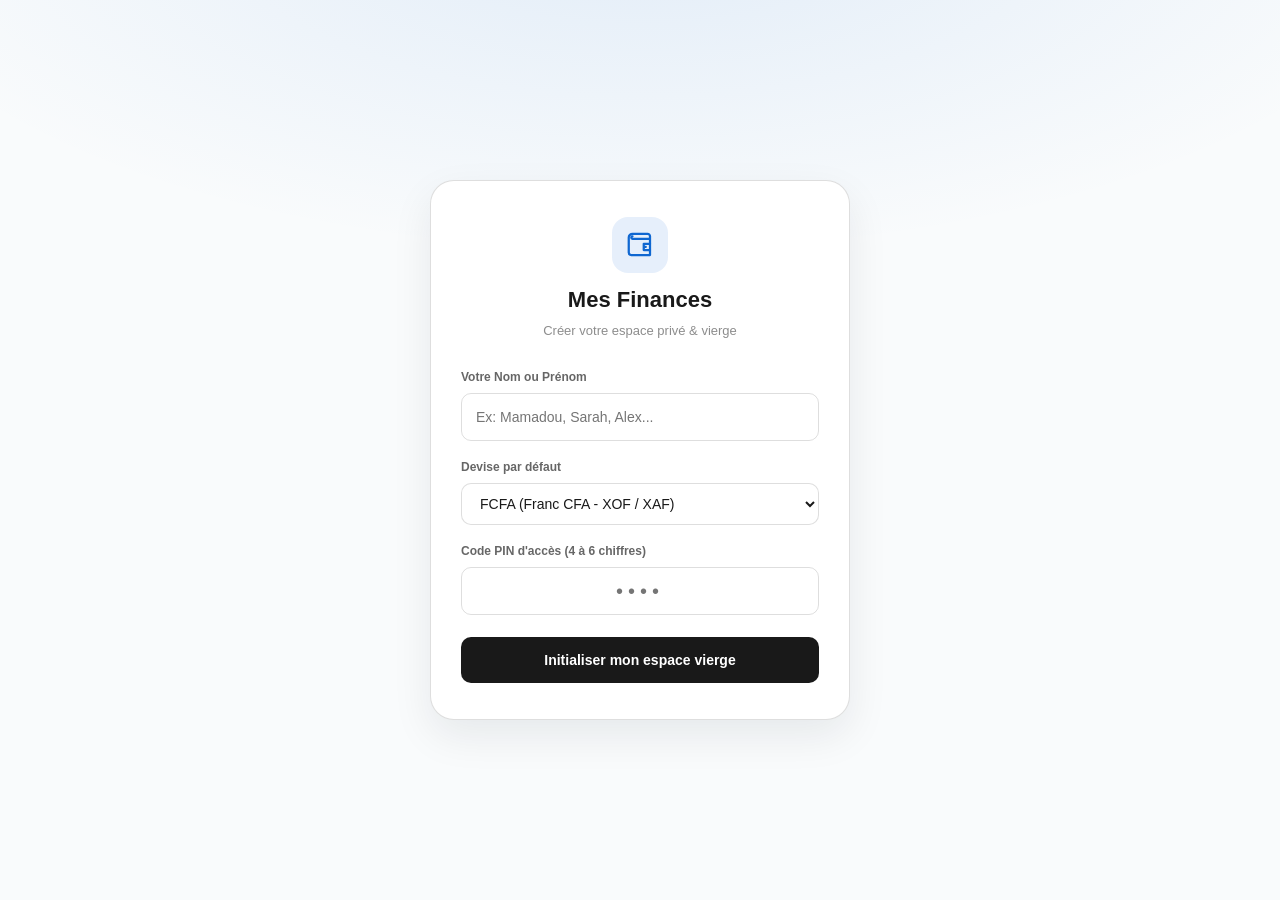
<file: apps/budget/index.html>
<!doctype html>
<html lang="fr" data-theme="light">
  <head>
    <meta charset="utf-8" />
    <meta name="viewport" content="width=device-width, initial-scale=1, viewport-fit=cover" />
    <title>Mes Finances · Gestion de budget & finances</title>
    <meta name="description" content="Suivez vos revenus, dépenses, budgets et soldes dans un espace épuré et serein." />
    <meta name="theme-color" content="#f9fbfc" />
    <link rel="preconnect" href="https://fonts.googleapis.com">
    <link rel="preconnect" href="https://fonts.gstatic.com" crossorigin>
    <link href="https://fonts.googleapis.com/css2?family=Inter:wght@400;500;600;700&display=swap" rel="stylesheet">
    <script src="assets/index.js?v=3.0" defer></script>
    <link rel="stylesheet" href="assets/index.css?v=3.0">
  </head>
  <body>
    <div id="root"></div>
  </body>
</html>
</file>
<file: apps/budget/assets/index.css>
:root,:root[data-theme=light]{color-scheme:light;--ink: rgba(0, 0, 0, .9);--ink-2: rgba(0, 0, 0, .6);--ink-3: rgba(0, 0, 0, .45);--disabled: rgba(0, 0, 0, .3);--bg: #f9fbfc;--card: #ffffff;--soft: #f5f5f5;--modal: #ffffff;--selected-surface: #ffffff;--line: rgba(0, 0, 0, .13);--hover: rgba(0, 0, 0, .03);--selected: rgba(0, 0, 0, .05);--mask: rgba(0, 0, 0, .4);--toast-bg: #2b2b2b;--white: #ffffff;--blue: #1783ff;--blue-mid: #357af6;--chart-navy: #0f2d55;--chart-mid: #a0d2fb;--blue-light: #e2f1fe;--blue-soft: #ebf2fe;--blue-soft-2: #d7e5fd;--blue-medium: #93b7f9;--blue-deep: #0f4c9e;--kimi-card-light: #e2f1fe;--kimi-card-soft: #ebf2fe;--kimi-card-medium: #93b7f9;--primary-hover: rgba(37, 37, 37, 1);--danger: rgba(0, 0, 0, .9)}:root[data-theme=dark]{color-scheme:dark;--ink: rgba(255, 255, 255, .84);--ink-2: rgba(255, 255, 255, .56);--ink-3: rgba(255, 255, 255, .42);--disabled: rgba(255, 255, 255, .26);--bg: #161717;--card: #121212;--soft: #1f1f1f;--modal: #292929;--selected-surface: #4d4d4d;--line: rgba(255, 255, 255, .12);--hover: rgba(255, 255, 255, .05);--selected: rgba(255, 255, 255, .1);--mask: rgba(0, 0, 0, .6);--toast-bg: #404040;--white: #ffffff;--blue: #1a88ff;--blue-mid: #357af6;--chart-navy: #0f2d55;--chart-mid: #a0d2fb;--blue-light: #e2f1fe;--blue-soft: #1a2a4a;--blue-soft-2: #1c3560;--blue-medium: #2358a5;--blue-deep: #4a91f8;--kimi-card-light: #1a2a4a;--kimi-card-soft: #1a2a4a;--kimi-card-medium: #2358a5;--primary-hover: rgba(255, 255, 255, .848);--danger: rgba(255, 255, 255, .84)}:root{--font: "PingFang SC", -apple-system, BlinkMacSystemFont, "Segoe UI", sans-serif;--type-caption: 400 12px/18px var(--font);--type-body: 400 14px/20px var(--font);--type-control: 500 14px/20px var(--font);--type-input: 400 16px/24px var(--font);--type-section: 500 16px/24px var(--font);--type-title: 600 20px/30px var(--font);--type-number: 600 20px/30px var(--font);--weight-regular: 400;--weight-medium: 500;--weight-strong: 600;--radius-sm: 8px;--radius-md: 10px;--radius-lg: 12px;--radius-xl: 16px;--line-2: var(--line);--on-blue: var(--ink);--on-blue-dim: var(--ink-2);--fast: .2s;--mid: .25s;--ease-out: cubic-bezier(.23,1,.32,1);--sidebar-width: 224px}*{box-sizing:border-box}html,body,#root{height:100%}body{margin:0;background:var(--bg);color:var(--ink);-webkit-font-smoothing:antialiased;-webkit-text-size-adjust:100%;text-size-adjust:100%}h1,h2,h3,p{margin:0}ul,ol{list-style:none;margin:0;padding:0}button,input,select,textarea{color:inherit}button{border:0;background:none;cursor:pointer;padding:0;-webkit-tap-highlight-color:transparent;transition:background .2s ease,color .2s ease}button:disabled{cursor:not-allowed;opacity:.45}input,select,textarea{border:0;background:none;min-width:0;max-width:100%}input:focus,select:focus,textarea:focus{outline:1px solid var(--ink);outline-offset:0}img{display:block;max-width:100%}svg{flex-shrink:0}:focus-visible{outline:2px solid var(--ink);outline-offset:3px}::selection{background:var(--blue-soft-2)}.sr-only{position:absolute;width:1px;height:1px;padding:0;margin:-1px;overflow:hidden;clip:rect(0,0,0,0);white-space:nowrap;border:0}.anum{font-variant-numeric:tabular-nums}@media (prefers-reduced-motion: reduce){*,*:before,*:after{animation-duration:.01ms!important;transition-duration:.01ms!important;scroll-behavior:auto!important}}.appshell,.appframe,.appbody{height:100%;min-height:0}.appbody{display:flex}.appframe{position:relative}.workspace{flex:1;min-width:0;display:flex;flex-direction:column}.appmain{flex:1;min-height:0;overflow:auto;overscroll-behavior:contain}.page-content{max-width:1440px;padding:32px;margin:0 auto}.skip-link{position:fixed;top:-80px;left:16px;z-index:1500;background:var(--card);color:var(--ink);padding:12px}.skip-link:focus{top:8px}.sidebar{width:var(--sidebar-width);flex:none;display:flex;flex-direction:column;background:var(--card);border-right:1px solid var(--line);padding:0 16px;overflow-y:auto}.sidebar-brand{display:flex;align-items:center;gap:12px;min-height:96px;padding:0 8px}.brand-symbol{color:var(--blue);display:flex;align-items:center}.nav-caption{color:var(--ink-3);padding:16px 12px 8px}.sidebar-nav{display:grid;gap:4px}.sidebar-item{min-height:44px;display:flex;align-items:center;gap:12px;border-radius:var(--radius-md);width:100%;text-align:left;padding:8px 12px;color:var(--ink-2)}.sidebar-item span{flex:1}.sidebar-item small{color:var(--ink-3)}.sidebar-item.is-active{background:var(--selected);color:var(--ink)}.sidebar-ledgers{margin-top:24px}.ledger-shortcut{display:flex;align-items:center;gap:12px;width:100%;text-align:left;min-height:40px;padding:8px 12px;color:var(--ink-2);border-radius:var(--radius-sm)}.ledger-shortcut>span:nth-child(2){overflow:hidden;text-overflow:ellipsis;white-space:nowrap}.ledger-dot{width:6px;height:6px;background:var(--line);border-radius:50%;flex:none}.ledger-shortcut.is-active .ledger-dot{background:var(--ink)}.small-label{margin-left:auto;color:var(--ink-3);white-space:nowrap}.sidebar-bottom{margin-top:auto;padding:40px 0 16px}.sidebar-profile{display:flex;align-items:center;gap:12px;padding:20px 8px;border-top:1px solid var(--line);text-align:left}.sidebar-profile img,.topbar-avatar img{width:32px;height:32px;object-fit:cover;border-radius:50%}.sidebar-profile>span{min-width:0;flex:1}.sidebar-profile strong{display:block;overflow:hidden;text-overflow:ellipsis;white-space:nowrap}.sidebar-profile small{color:var(--ink-3)}.topbar{height:64px;min-height:64px;background:var(--card);border-bottom:1px solid var(--line);display:flex;align-items:center;gap:24px;padding:0 32px}.breadcrumb{display:flex;align-items:center;gap:12px;color:var(--ink-3);margin-right:auto;white-space:nowrap}.breadcrumb strong{color:var(--ink-2)}.ledger-switch{display:flex;align-items:center;gap:8px;color:var(--ink-2);max-width:240px;min-height:32px;padding:4px 8px;border-radius:var(--radius-sm)}.ledger-switch span{white-space:nowrap;overflow:hidden;text-overflow:ellipsis}.topbar-avatar{border-radius:50%}.heading-ledger-switch{display:none}.page-heading>h1{flex-shrink:0}.page-heading{display:flex;justify-content:space-between;align-items:center;gap:24px;margin-bottom:24px}.tabbar{display:none}.panel{background:var(--card);border-radius:var(--radius-lg);min-width:0}.primarybtn,.ghostbtn,.minibtn,.dangerbtn{min-height:32px;display:inline-flex;justify-content:center;align-items:center;gap:4px;padding:6px 12px;border-radius:var(--radius-md);white-space:nowrap}.primarybtn,.minibtn,.dangerbtn{background:var(--ink);color:var(--card)}.ghostbtn{border:1px solid var(--line);background:var(--card)}.iconbtn{width:32px;height:32px;display:inline-flex;align-items:center;justify-content:center;border-radius:var(--radius-sm)}.catchip{width:40px;height:40px;border-radius:var(--radius-md);display:inline-flex;align-items:center;justify-content:center;background:var(--soft);flex:none}.catchip.is-large{width:48px;height:48px}.aicon{object-fit:contain;filter:grayscale(1)}:root[data-theme=dark] .aicon{filter:grayscale(1) invert(.9)}.segmented{display:inline-flex;background:var(--selected);padding:2px;border-radius:var(--radius-md);gap:4px;flex:none}.segmented-cell{min-height:28px;min-width:52px;padding:4px 12px;border-radius:var(--radius-sm);color:var(--ink-2)}.segmented-cell.is-active{background:var(--selected-surface);color:var(--ink)}.summary-strip{display:grid;grid-template-columns:minmax(180px,1.3fr) repeat(3,minmax(0,1fr));align-items:center;gap:24px;background:var(--kimi-card-light);padding:24px;border-radius:var(--radius-lg);margin-bottom:24px}:root[data-theme=dark] .summary-strip{background:var(--kimi-card-soft)}.summary-month{display:flex;align-items:center;gap:12px}.summary-symbol{display:flex;flex:none;color:var(--blue)}.summary-month button{display:inline-flex;align-items:center;gap:8px;white-space:nowrap}.summary-month small{display:block;color:var(--ink-2);margin-top:4px}.summary-stat{min-width:0}.summary-stat>span{display:block;color:var(--ink-2);margin-bottom:4px}.summary-stat strong{overflow-wrap:anywhere}.summary-stat strong small{margin-right:4px}.transactions-panel{padding:24px}.transactions-panel .panel-heading{margin-bottom:12px}.transactions-panel .panel-heading .ghostbtn{min-height:32px;padding:6px 8px}.panel-heading{display:flex;justify-content:space-between;align-items:center;gap:16px;margin-bottom:24px}.panel-heading h2{display:flex;gap:8px;align-items:baseline}.panel-heading h2>span{color:var(--ink-3)}.panel-heading p{color:var(--ink-3);margin-top:4px}.transaction-toolbar{display:flex;align-items:center;flex-wrap:wrap;gap:16px;justify-content:space-between}.search-field{display:flex;align-items:center;gap:8px;min-width:0;max-width:240px;width:100%;min-height:32px;border:1px solid var(--line);border-radius:var(--radius-sm);padding:0 8px;color:var(--ink-3)}.search-field:focus-within{border-color:var(--ink)}.search-field input{width:100%;height:30px;outline:none}.transaction-toolbar .segmented-cell{min-height:28px;min-width:44px;padding:4px 10px}.transaction-toolbar .search-field{min-height:36px}.transaction-toolbar .search-field input{height:34px;min-width:0}.transaction-toolbar .search-field>svg{width:16px;height:16px;flex:none}.transaction-toolbar .month-navigation{order:3}.list-meta:empty{display:none}.chart-period-nav{justify-content:center;margin-bottom:24px}.chart-period-label{display:inline-flex;align-items:center;justify-content:center;min-height:32px;padding:4px 8px;white-space:nowrap}.list-meta{display:flex;align-items:center;gap:8px;padding:16px 0;color:var(--ink-2);flex-wrap:wrap}.list-meta>span:last-child{margin-left:auto;color:var(--ink-3)}.month-navigation{display:flex;flex:0 0 100%;align-items:center;justify-content:center;gap:4px}.filter-tag{display:flex;align-items:center;gap:4px;background:var(--selected);border-radius:var(--radius-sm);padding:4px 8px}.table-head,.entryrow{display:grid;grid-template-columns:minmax(0,1fr) 72px 56px minmax(104px,auto) 16px;gap:16px;align-items:center}.table-head{min-height:40px;color:var(--ink-3);border-bottom:1px solid var(--line)}.table-head span:nth-child(4){text-align:right}.daylist{container-type:inline-size}.dayblock-head{display:flex;align-items:center;justify-content:space-between;gap:8px;background:var(--hover);padding:8px;color:var(--ink-3);margin-top:8px;border-radius:4px;white-space:nowrap}.dayblock-head time{flex:none}.day-date-short{display:none}.day-totals{display:flex;justify-content:flex-end;gap:8px;margin-left:auto}@container (max-width: 480px){.has-both .day-date-full{display:none}.has-both .day-date-short{display:inline}}@container (max-width: 340px){.day-date-full{display:none}.day-date-short{display:inline}.has-both .day-weekday{display:none}}.entryrow{width:100%;text-align:left;min-height:72px;padding:12px 0;border-bottom:1px solid var(--hover)}.entryrow-info{display:flex;align-items:center;gap:12px;min-width:0}.entryrow-copy{min-width:0}.entryrow-copy strong{display:block;overflow:hidden;text-overflow:ellipsis;white-space:nowrap}.entryrow-copy small{display:block;color:var(--ink-3);margin-top:4px}.entryrow-category{color:var(--ink-2);overflow:hidden;text-overflow:ellipsis;white-space:nowrap}.type-badge{display:inline-block;color:var(--ink-2);background:var(--soft);border-radius:4px;padding:4px 8px}.type-badge.income{background:var(--blue-soft);color:var(--ink)}.entryrow-amount{text-align:right;white-space:nowrap}.entryrow-amount.income{color:var(--blue-deep)}.entryrow>svg{color:var(--ink-3)}.list-footer{display:flex;justify-content:space-between;align-items:center;gap:12px;padding-top:20px;color:var(--ink-3)}.list-footer button{display:flex;align-items:center;gap:4px;color:var(--ink-2)}.budget-card{padding:24px}.budget-heading{display:flex;justify-content:space-between;align-items:center;gap:8px;margin-bottom:20px}.budget-heading>small{color:var(--ink-3)}.budget-caption{color:var(--ink-3)}.budget-number{display:block;margin-top:8px;overflow-wrap:anywhere}.budget-track{height:6px;border-radius:4px;background:var(--selected);overflow:hidden;margin-top:20px}.budget-track>i{display:block;height:100%;background:var(--blue-mid);border-radius:inherit}.budget-meta{display:flex;justify-content:space-between;gap:8px;color:var(--ink-3);margin-top:8px}.budget-action{display:flex;width:100%;align-items:center;justify-content:space-between;gap:8px;color:var(--ink-2);margin-top:24px;min-height:32px}.ranktrack{height:4px;border-radius:4px;background:var(--selected);overflow:hidden}.ranktrack>i,.rankfill{display:block;height:100%;background:var(--blue-mid);border-radius:inherit}.blank{display:flex;flex-direction:column;align-items:center;gap:12px;padding:48px 16px;text-align:center;color:var(--ink-3)}.blank h3{color:var(--ink-2)}.blank .ghostbtn{margin-top:8px;color:var(--ink)}.analysis-toolbar{display:flex;align-items:center;justify-content:space-between;gap:16px;margin-bottom:20px}.analysis-toolbar p{color:var(--ink-3);margin-top:4px}.periods{display:flex;overflow-x:auto;scrollbar-width:thin;gap:8px;margin-bottom:24px;padding-bottom:8px}.period{flex:none;min-height:32px;padding:4px 16px;color:var(--ink-2);border-radius:var(--radius-sm);white-space:nowrap}.period.is-active{background:var(--selected);color:var(--ink)}.analysis-layout{display:grid;grid-template-columns:minmax(0,1.8fr) minmax(240px,1fr);gap:24px;align-items:start}.analysis-side{display:grid;gap:24px;min-width:0}.chartcard{padding:24px}.chart-summary{display:grid;grid-template-columns:repeat(2,minmax(0,1fr));gap:24px 16px}.chartstat{display:flex;flex-direction:column;gap:4px}.chartstat-cap{color:var(--ink-3)}.chartstat-num{overflow-wrap:anywhere}.linechart{margin-top:32px}.linechart svg{width:100%;display:block;overflow:visible}.linechart-legend{display:flex;justify-content:flex-end;gap:16px;color:var(--ink-2);padding-bottom:16px}.legend-item{display:inline-flex;align-items:center;gap:8px}.legend-line{width:16px;height:2px;display:block;background:var(--blue-mid)}.legend-line.is-expense{background:var(--chart-navy)}:root[data-theme=dark]{--chart-navy: var(--chart-mid)}.linechart-x{fill:var(--ink-3)}.rankcard{padding:24px}.rank-title{margin-bottom:24px}.rank-toggle{display:flex;align-items:center;gap:8px}.rankrow{display:flex;gap:12px;align-items:center;margin-bottom:24px}.rankrow:last-child{margin-bottom:0}.rankrow-main{flex:1;min-width:0}.rankrow-top{display:flex;align-items:center;justify-content:space-between;gap:8px;margin-bottom:8px}.rankrow-pct{display:block;color:var(--ink-3)}.rankrow-amount{font-variant-numeric:tabular-nums}.books-toolbar{display:flex;justify-content:space-between;align-items:center;margin-bottom:16px;color:var(--ink-2)}.books-toolbar>span strong{margin-left:8px;color:var(--ink-3)}.bookslist{display:grid;grid-template-columns:repeat(2,minmax(0,1fr));gap:12px;align-items:start}.bookcard{background:var(--card);border:1px solid var(--line);border-radius:var(--radius-lg);padding:16px;min-width:0}.bookcard.is-active{background:var(--kimi-card-soft);border-color:var(--kimi-card-medium)}.bookcard-main{display:flex;align-items:center;gap:8px;width:100%;min-height:32px;text-align:left}.bookcard-icon{width:32px;height:32px;border-radius:var(--radius-sm)}.bookcard.is-active .bookcard-icon{background:var(--card)}.bookcard-text{min-width:0;flex:1}.bookcard-name{display:flex;align-items:center;gap:8px}.bookcard-label{min-width:0;overflow:hidden;text-overflow:ellipsis;white-space:nowrap}.bookcard-badge,.ledgerpick-badge{font-style:normal;padding:4px 8px;background:var(--card);color:var(--ink-2);border-radius:4px}.bookcard-badge{flex:none;padding:2px 6px}.bookcard-sub{display:grid;gap:2px;min-width:0;color:var(--ink-3)}.bookcard-sub time{white-space:nowrap}.bookcard-balance{display:flex;align-items:baseline;justify-content:space-between;gap:12px;margin:12px 0 8px}.bookcard-balance>span{color:var(--ink-2);flex:none}.bookcard-balance strong{min-width:0;overflow-wrap:anywhere;text-align:right}.bookcard-totals{display:grid;grid-template-columns:repeat(2,minmax(0,1fr));gap:12px}.bookcard-totals>span{display:flex;flex-wrap:wrap;align-items:baseline;gap:2px 6px;color:var(--ink-3)}.bookcard-totals>span:last-child{justify-content:flex-end}.bookcard-totals strong{min-width:0;color:var(--ink-2);overflow-wrap:anywhere}.bookcard-footer{display:flex;align-items:center;justify-content:space-between;gap:8px;border-top:1px solid var(--line);margin-top:12px;padding-top:8px}.bookcard-footer>span:first-child{color:var(--ink-3)}.bookcard-acts{display:flex;flex:none;gap:2px}.bookcard-act{width:32px;height:32px;display:flex;align-items:center;justify-content:center;border-radius:var(--radius-sm);color:var(--ink-2)}.profile-panel{padding:24px;display:flex;align-items:center;gap:20px;margin-bottom:24px}.minehead-avatar{width:64px;height:64px;flex:none;border-radius:50%;overflow:hidden}.minehead-avatar img{width:100%;height:100%;object-fit:cover}.profile-copy{flex:1;min-width:0}.profile-copy h2{overflow-wrap:anywhere}.profile-copy p{color:var(--ink-3);margin-top:4px}.settings-layout{display:grid;grid-template-columns:minmax(0,1.5fr) minmax(240px,1fr);gap:24px;align-items:start}.settings-main{min-width:0;display:grid;gap:24px}.heatcard,.stats-panel,.preferences-panel{padding:24px}.heatcard-head{display:flex;align-items:center;justify-content:space-between;gap:12px}.typesel-wrap{position:relative}.typesel{display:inline-flex;align-items:center;gap:4px;min-height:32px;color:var(--ink-2)}.typesel-menu{position:absolute;top:100%;right:0;background:var(--card);border:1px solid var(--line);border-radius:var(--radius-md);padding:4px;z-index:100;width:max-content}.typesel-item{display:block;padding:8px 12px;width:100%;text-align:left;border-radius:var(--radius-sm)}.typesel-item.is-active{background:var(--selected)}.heat-scroll{overflow-x:auto;margin-top:24px;padding:4px 0}.heatgrid{display:grid;grid-template-rows:repeat(7,16px);grid-auto-flow:column;grid-auto-columns:minmax(12px,1fr);gap:4px;min-width:348px}.heatcell{display:block;height:16px;min-width:12px;border-radius:4px;background:var(--selected)}.heatcell.l1,.heatcell.g1{background:var(--blue-soft-2)}.heatcell.l2,.heatcell.g2{background:var(--blue-medium)}.heatcell.l3,.heatcell.g3{background:var(--blue-mid)}.heatcell.l4,.heatcell.g4{background:var(--blue-deep)}.heat-legend{display:flex;justify-content:flex-end;gap:4px;align-items:center;color:var(--ink-3);margin-top:12px}.heat-legend .heatcell{width:12px;height:12px}.statrow{display:flex;justify-content:space-between;gap:16px;padding:16px 0;border-bottom:1px solid var(--hover)}.statrow:last-child{border:0;padding-bottom:0}.statrow-label{color:var(--ink-2)}.menulist{margin-top:8px}.menurow{display:flex;align-items:center;gap:12px;width:100%;min-height:64px;text-align:left;border-bottom:1px solid var(--hover)}.menurow-label{flex:1}.menurow-icon{color:var(--ink-2);display:flex}.menurow>svg{color:var(--ink-3)}.theme-switch{display:flex;width:44px;height:24px;background:var(--line);padding:2px;border-radius:100px}.theme-switch i{display:block;height:20px;width:20px;border-radius:50%;background:var(--card);transition:transform .2s var(--ease-out)}.theme-switch.is-active{background:var(--ink)}.theme-switch.is-active i{transform:translate(20px)}.sheetmask{position:fixed;top:0;right:0;bottom:0;left:0;z-index:1000;background:var(--mask);display:flex;align-items:center;justify-content:center;padding:24px;animation:fade-in .2s var(--ease-out)}.modalsheet{width:560px;max-width:100%;max-height:calc(100dvh - 48px);background:var(--modal);border-radius:var(--radius-xl);overflow:auto;overscroll-behavior:contain;animation:modal-in .2s var(--ease-out)}@keyframes fade-in{0%{opacity:0}}@keyframes modal-in{0%{opacity:0;transform:scale(.96)}}.sheethead,.monthpick-bar,.record-head,.picker-head,.catpage-head{display:flex;align-items:center;justify-content:space-between;gap:12px;min-height:72px;padding:16px 24px;background:var(--modal);position:sticky;top:0;z-index:10;border-bottom:1px solid var(--line)}.picker-cancel,.monthpick-btn{padding:8px;min-height:32px;border-radius:var(--radius-sm);color:var(--ink-2)}.monthpick-btn.is-strong{color:var(--ink)}.formmodal-body{padding:24px;display:flex;flex-direction:column;gap:16px}.forminput,.profileform-input,.record-note,.record-date{min-width:0;min-height:44px;border:1px solid var(--line);background:var(--card);border-radius:var(--radius-lg);padding:10px 12px}.profileform{display:flex;align-items:center;gap:12px;padding:24px}.profileform-input{flex:1}.profileform .primarybtn{min-height:44px}.booksheet-hint{padding:0 24px 24px;color:var(--ink-2)}.sheetaction{display:flex;align-items:center;justify-content:center;gap:8px;margin:0 24px 24px auto;padding:8px 16px;min-height:44px;background:var(--ink);color:var(--card);border-radius:var(--radius-lg)}.ledgerpick-list{padding:12px}.ledgerpick-row{width:100%;display:flex;align-items:center;gap:12px;text-align:left;padding:16px 12px;border-radius:var(--radius-md)}.ledgerpick-row.is-active{background:var(--selected)}.ledgerpick-name{flex:1;overflow-wrap:anywhere}.ledgerpick-sub{color:var(--ink-3)}.pickpage{display:flex;flex-direction:column;max-height:calc(100dvh - 48px)}.picker-tabs,.catpage-toggle{display:flex;gap:4px;padding:4px;background:var(--selected);border-radius:var(--radius-md)}.picker-tab,.catpage-togglebtn{min-height:32px;padding:4px 20px;border-radius:var(--radius-sm)}.picker-tab.is-active,.catpage-togglebtn.is-active{background:var(--selected-surface)}.picker-grid{display:grid;grid-template-columns:repeat(4,minmax(0,1fr));gap:12px;padding:24px;overflow:auto}.pickercell{display:flex;flex-direction:column;align-items:center;gap:8px;min-height:88px;border-radius:var(--radius-lg);padding:8px}.pickercell-name{color:var(--ink-2)}.record-cat{flex:1}.record-del{width:32px;height:32px;border-radius:var(--radius-sm);display:flex;align-items:center;justify-content:center}.record-amount{padding:24px;text-align:right;min-height:80px}.record-err{display:block}.record-fields{display:flex;gap:12px;padding:0 24px 24px}.record-note{flex:1}.record-date{width:152px}.keypad{display:grid;grid-template-columns:repeat(4,minmax(0,1fr));gap:8px;padding:0 24px 24px}.key{min-height:56px;border-radius:var(--radius-md);background:var(--soft)}.key-done{grid-column:4;grid-row:1 / span 4;background:var(--ink);color:var(--card)}.monthpick-cols{display:flex;height:264px}.wheel{flex:1;position:relative;overflow:hidden}.wheel-highlight{position:absolute;left:16px;right:16px;top:50%;height:44px;transform:translateY(-50%);background:var(--selected);border-radius:var(--radius-sm);pointer-events:none}.wheel-scroll{position:relative;height:100%;overflow-y:auto;scroll-snap-type:y mandatory;scrollbar-width:none}.wheel-scroll::-webkit-scrollbar{display:none}.wheel-pad{height:110px}.wheel-item{width:100%;height:44px;display:flex;align-items:center;justify-content:center;scroll-snap-align:center;color:var(--ink-3)}.wheel-item.is-active{color:var(--ink)}.catpage{display:flex;flex-direction:column;max-height:calc(100dvh - 48px)}.catpage-back{display:flex;align-items:center;gap:4px;min-height:32px}.homehead-spacer{width:56px}.catpage-togglewrap{display:flex;justify-content:center;padding:16px 24px}.catpage-list{overflow-y:auto;padding:0 24px;flex:1;min-height:0}.catrow{display:flex;align-items:center;gap:12px;min-height:64px;border-bottom:1px solid var(--hover)}.catrow-minus,.catrow-gear{display:flex;align-items:center;justify-content:center;width:32px;height:32px;border-radius:var(--radius-sm)}.catrow-minus{background:var(--selected)}.catrow-name,.catrow-rename{flex:1;min-width:0}.catrow-rename{padding:8px;border-radius:var(--radius-sm);background:var(--soft)}.catrow-drag{display:none}.minitag{color:var(--ink-3)}.catpage-add{padding:16px 24px;border-top:1px solid var(--line)}.catpage-addbtn{display:flex;align-items:center;justify-content:center;gap:8px;min-height:44px;width:100%;background:var(--ink);color:var(--card);border-radius:var(--radius-lg)}.catpage-addform{display:flex;gap:12px}.catpage-addform input{flex:1}.toaststack{position:fixed;z-index:1500;bottom:32px;left:50%;transform:translate(-50%);width:max-content;max-width:calc(100% - 32px);display:grid;gap:8px;pointer-events:none}.toast{background:var(--toast-bg);color:var(--white);padding:12px 20px;border-radius:var(--radius-md);pointer-events:auto;animation:fade-in .3s var(--ease-out)}.statewrap{min-height:60vh;display:flex;align-items:center;justify-content:center}.errorbox{display:flex;flex-direction:column;align-items:center;gap:16px;color:var(--ink-2)}.loading-state{display:grid;gap:24px;color:var(--ink-3)}.skeleton{background:var(--selected);border-radius:var(--radius-lg)}.summary-skeleton{height:112px}.list-skeleton{height:400px}.offline-banner{background:var(--selected);padding:12px 16px;margin-bottom:24px;border-radius:var(--radius-md)}.offline-banner button{margin-left:16px;text-decoration:underline}@media (hover: hover){.sidebar-item:hover,.ledger-shortcut:hover,.entryrow:hover,.bookcard-act:hover,.iconbtn:hover,.picker-cancel:hover,.period:hover,.pickercell:hover,.ledgerpick-row:hover,.catrow-gear:hover{background:var(--hover)}.primarybtn:hover:not(:disabled),.minibtn:hover:not(:disabled),.key-done:hover:not(:disabled){background:var(--primary-hover)}.ghostbtn:hover:not(:disabled),.menurow:hover,.key:not(.key-done):hover{background:var(--selected)}.budget-action:hover,.list-footer button:hover{color:var(--ink)}}@media (max-width: 1023px){.sidebar{display:none}.page-content{padding:24px}.topbar,.desktop-add{display:none}.page-heading{gap:12px}.heading-ledger-switch{display:flex;justify-content:flex-end;min-width:0;max-width:220px;flex:1;margin-left:auto}.heading-ledger-switch .ledger-switch{min-width:0;max-width:100%;min-height:44px}.appmain{padding-bottom:calc(84px + env(safe-area-inset-bottom,0px))}.tabbar{display:grid;grid-template-columns:repeat(5,minmax(0,1fr));position:fixed;z-index:50;bottom:0;left:0;right:0;background:var(--card);border-top:1px solid var(--line);padding:8px 16px calc(8px + env(safe-area-inset-bottom,0px))}.tabbar-btn,.tabbar-add{display:flex;flex-direction:column;align-items:center;justify-content:center;gap:4px;min-height:52px;color:var(--ink-3)}.tabbar-btn.is-active{color:var(--ink)}.tabbar-btn.is-active>svg{background:var(--selected);border-radius:4px}.tabbar-add>span{width:44px;height:32px;border-radius:var(--radius-md);background:var(--ink);color:var(--card);display:flex;align-items:center;justify-content:center}.tabbar-add small{color:var(--ink-2)}.analysis-layout{grid-template-columns:minmax(0,1fr)}.ranklist{display:grid;grid-template-columns:repeat(2,minmax(0,1fr));column-gap:24px}.settings-layout{grid-template-columns:minmax(0,1fr)}.toaststack{bottom:calc(96px + env(safe-area-inset-bottom,0px))}}@media (max-width: 639px){.breadcrumb{gap:4px}.breadcrumb>strong,.breadcrumb>svg{display:none}.breadcrumb strong{color:var(--ink)}.ledger-switch{max-width:176px;min-height:44px}.topbar-avatar{display:none}.page-content{padding:24px 16px}.page-heading{margin-bottom:24px}.desktop-add{display:none}.summary-strip{grid-template-columns:repeat(3,minmax(0,1fr));gap:12px 4px;padding:16px}.summary-month{grid-column:1/-1;padding-bottom:12px;border-bottom:1px solid var(--line)}.summary-month-copy{display:flex;flex:1;align-items:center;justify-content:space-between;gap:12px;min-width:0}.summary-month small{margin-top:0;white-space:nowrap}.summary-stat strong{display:block;white-space:nowrap}.summary-stat strong small{margin-right:2px}.summary-stat:nth-child(3){text-align:center}.summary-stat:last-child{text-align:right}.summary-month button{min-height:32px}.transactions-panel{padding:16px}.panel-heading{gap:8px;margin-bottom:16px}.panel-heading p{display:none}.panel-heading .ghostbtn{min-height:44px;padding:8px}.transaction-toolbar{gap:8px}.transaction-toolbar .month-navigation{order:0;flex:1 1 auto;justify-content:flex-end}.segmented{align-self:flex-start}.segmented-cell{min-height:44px}.transaction-toolbar .search-field{position:fixed;left:16px;right:16px;bottom:calc(84px + env(safe-area-inset-bottom,0px));z-index:40;width:auto;max-width:none;min-height:44px;background:var(--card);box-shadow:0 8px 24px #12110f1a}.search-field input{height:42px}.chart-period-label{min-height:44px}.home{padding-bottom:56px}.toaststack{bottom:calc(148px + env(safe-area-inset-bottom,0px))}.list-meta{padding:8px 0}.list-meta>span:last-child{display:none}.month-navigation .iconbtn{width:44px;height:44px}.month-navigation>button:not(.iconbtn){min-height:44px}.table-head{display:none}.entryrow{grid-template-columns:minmax(0,1fr) auto;gap:8px;min-height:76px}.entryrow-category,.entryrow-type,.entryrow>svg{display:none}.entryrow-info{gap:8px}.entryrow .catchip{width:32px;height:32px;border-radius:var(--radius-sm)}.entryrow .catchip img{width:20px;height:20px}.list-footer{gap:8px}.list-footer button,.budget-action{min-height:44px}.analysis-toolbar{flex-direction:column;align-items:flex-start}.period{min-height:44px}.chartcard,.rankcard,.budget-card{padding:20px 16px}.ranklist{display:block}.chart-summary{gap:24px 12px}.linechart{margin-top:24px}.linechart svg{min-height:200px}.bookslist{grid-template-columns:minmax(0,1fr)}.books-toolbar .primarybtn{min-height:44px}.profile-panel{padding:20px 16px;gap:12px}.profile-copy{min-width:0}.profile-panel>.ghostbtn{min-height:44px}.heatcard,.stats-panel,.preferences-panel{padding:20px 16px}.typesel{min-height:44px}.sheetmask{padding:0;align-items:flex-end}.modalsheet{width:100%;max-height:calc(100dvh - 16px);border-radius:16px 16px 0 0;padding-bottom:env(safe-area-inset-bottom,0px)}.pickpage,.catpage{max-height:calc(100dvh - 32px - env(safe-area-inset-bottom,0px))}.sheethead,.monthpick-bar,.record-head,.picker-head,.catpage-head{min-height:64px;padding:12px 16px}.picker-grid{padding:16px;gap:8px}.picker-tab,.catpage-togglebtn,.picker-cancel,.monthpick-btn,.record-del,.catpage-back{min-height:44px}.record-del{width:44px}.record-fields{flex-direction:column;padding:0 16px 16px}.record-note,.record-date{width:100%}.record-amount{padding:20px 16px}.keypad{padding:0 16px 16px}.key{min-height:52px}.profileform{padding:24px 16px}.catrow-minus,.catrow-gear{width:44px;height:44px}.catpage-list,.catpage-add{padding-left:16px;padding-right:16px}}.modalsheet:focus{outline:none}.record-amount{display:flex;align-items:center;flex-wrap:wrap;gap:8px}.amount-input{width:0;flex:1;text-align:right;padding:8px;border-radius:var(--radius-sm)}.amount-currency{color:var(--ink-3)}.record-err{flex:0 0 100%}@media (max-width: 639px){.amount-input{min-height:44px}}@media (max-width: 639px){.summary-strip.has-large-values{grid-template-columns:minmax(0,1fr)}.has-large-values .summary-stat{display:flex;align-items:baseline;justify-content:space-between;gap:12px}.has-large-values .summary-stat strong{white-space:nowrap}}.entryrow-copy .entryrow-mobile-meta{display:none}.heat-period{margin-right:auto}.heat-scroll{margin-top:20px}.preferences-panel>h2{margin-bottom:16px}.analysis-toolbar{min-height:44px}@media (max-width: 639px){.entryrow-copy .entryrow-mobile-meta{display:block}.analysis-toolbar{flex-direction:row;align-items:center}}.appshell[data-page=detail],.appshell[data-page=ledger]{--blue: #0f67d1;--blue-mid: #2c70c8;--blue-light: #c9e2fa;--blue-soft: #d3e7fa;--blue-soft-2: #bdd9f5;--blue-medium: #6c9bd6;--blue-deep: #08458f;--kimi-card-light: #c9e2fa;--kimi-card-soft: #d3e7fa;--kimi-card-medium: #6c9bd6}:root[data-theme=dark] .appshell[data-page=detail],:root[data-theme=dark] .appshell[data-page=ledger]{--blue: #4a96f5;--blue-mid: #3b83dd;--blue-light: #18365d;--blue-soft: #1c3d6b;--blue-soft-2: #244d80;--blue-medium: #3d72b5;--blue-deep: #8fbeff;--kimi-card-light: #18365d;--kimi-card-soft: #1c3d6b;--kimi-card-medium: #3d72b5}body{font:var(--type-body)}button,input,select,textarea{font:inherit}small{font:var(--type-caption)}strong,b{font-weight:var(--weight-medium)}h1,.sidebar-brand{font:var(--type-title)}.budget-number,.chartstat-num,.bookcard-balance strong,.record-amount,.amount-input{font:var(--type-number)}h2,.rank-toggle,.bookcard-name,.sheethead-title,.monthpick-title,.record-cat,.catpage-title{font:var(--type-section)}.summary-stat strong{font:var(--type-section);font-weight:var(--weight-strong)}h3,.primarybtn,.ghostbtn,.minibtn,.dangerbtn,.sidebar-item,.sidebar-profile strong,.summary-month button,.entryrow-copy strong,.entryrow-amount,.statrow-value,.bookcard-totals strong,.monthpick-btn.is-strong,.key-done{font:var(--type-control)}.ledger-switch,.ledger-shortcut,.entryrow-category,.budget-action,.rankrow-name,.rankrow-amount,.typesel,.pickercell-name,.toast{font:var(--type-body)}.nav-caption,.small-label,.sidebar-item small,.breadcrumb,.summary-month small,.summary-stat>span,.panel-heading h2>span,.list-meta,.table-head,.dayblock-head,.entryrow-mobile-meta,.type-badge,.list-footer,.budget-heading>small,.budget-caption,.budget-meta,.chartstat-cap,.linechart-legend,.linechart-x,.rankrow-pct,.books-toolbar>span strong,.bookcard-badge,.ledgerpick-badge,.bookcard-sub,.bookcard-balance>span,.bookcard-totals>span,.heat-legend,.booksheet-hint,.ledgerpick-sub,.record-err,.minitag,.tabbar-btn,.tabbar-add,.tabbar-add small,.blank p{font:var(--type-caption)}input,select,textarea,.search-field input{font:var(--type-input)}.amount-input{font:var(--type-number)}.key:not(.key-done){font:var(--type-section)}.amount-currency{font:var(--type-input)}.summary-stat strong small{font:inherit;font-weight:var(--weight-regular)}.transaction-toolbar .segmented-cell,.transactions-panel .panel-heading .ghostbtn{font:var(--type-caption);font-weight:var(--weight-medium)}.transaction-toolbar .search-field input::placeholder{font:var(--type-body)}.sidebar-item.is-active,.period.is-active,.wheel-item.is-active{font-weight:var(--weight-medium)}.breadcrumb strong{font-weight:var(--weight-regular)}


/* SAVINGS & BUDGET ALERTS */
.budget-savings-wrap{display:flex;flex-direction:column;gap:16px}
.budget-card.is-warning .budget-number{color:#d97706}
.budget-card.is-warning .budget-caption{color:#d97706;font-weight:600}
.budget-card.is-danger .budget-number{color:#ef4444}
.budget-card.is-danger .budget-caption{color:#ef4444;font-weight:600}
.savings-card{padding:24px}
.savings-heading{display:flex;justify-content:space-between;align-items:center;gap:8px;margin-bottom:8px}
.savings-badge{font-size:12px;font-weight:600;padding:4px 9px;border-radius:14px;letter-spacing:.02em}
.savings-badge.is-good{background:rgba(16,185,129,.12);color:#059669}
.savings-badge.is-medium{background:rgba(217,119,6,.12);color:#d97706}
.savings-badge.is-bad{background:rgba(239,68,68,.12);color:#dc2626}
.savings-metrics{display:grid;grid-template-columns:1fr 1fr;gap:10px;margin-top:14px}
.savings-stat{background:var(--selected,rgba(15,23,42,.03));padding:12px 14px;border-radius:10px}
.savings-stat-label{font-size:11px;color:var(--ink-3);text-transform:uppercase;letter-spacing:.05em;display:block}
.savings-stat-val{font-size:16px;font-weight:600;margin-top:4px;display:block}
.savings-advice{font-size:12px;color:var(--ink-2);margin-top:14px;line-height:1.45;background:var(--surface,#fff);padding:10px 12px;border-radius:8px;border:1px solid var(--line,rgba(15,23,42,.08))}


/* 5 FEATURES STYLES */
.search-filter-container input:focus,
.search-filter-container select:focus {
  border-color: var(--blue-mid, #0f67d1) !important;
  box-shadow: 0 0 0 3px rgba(15, 103, 209, 0.12);
}

.donut-chart-wrap {
  box-shadow: 0 1px 3px rgba(15, 23, 42, 0.04);
}

.savings-goals-card {
  box-shadow: 0 1px 3px rgba(15, 23, 42, 0.04);
}

.currency-row select:focus {
  border-color: var(--blue-mid, #0f67d1);
}

@media (max-width: 640px) {
  .search-filter-container {
    flex-direction: column;
    align-items: stretch;
  }
}
</file>
